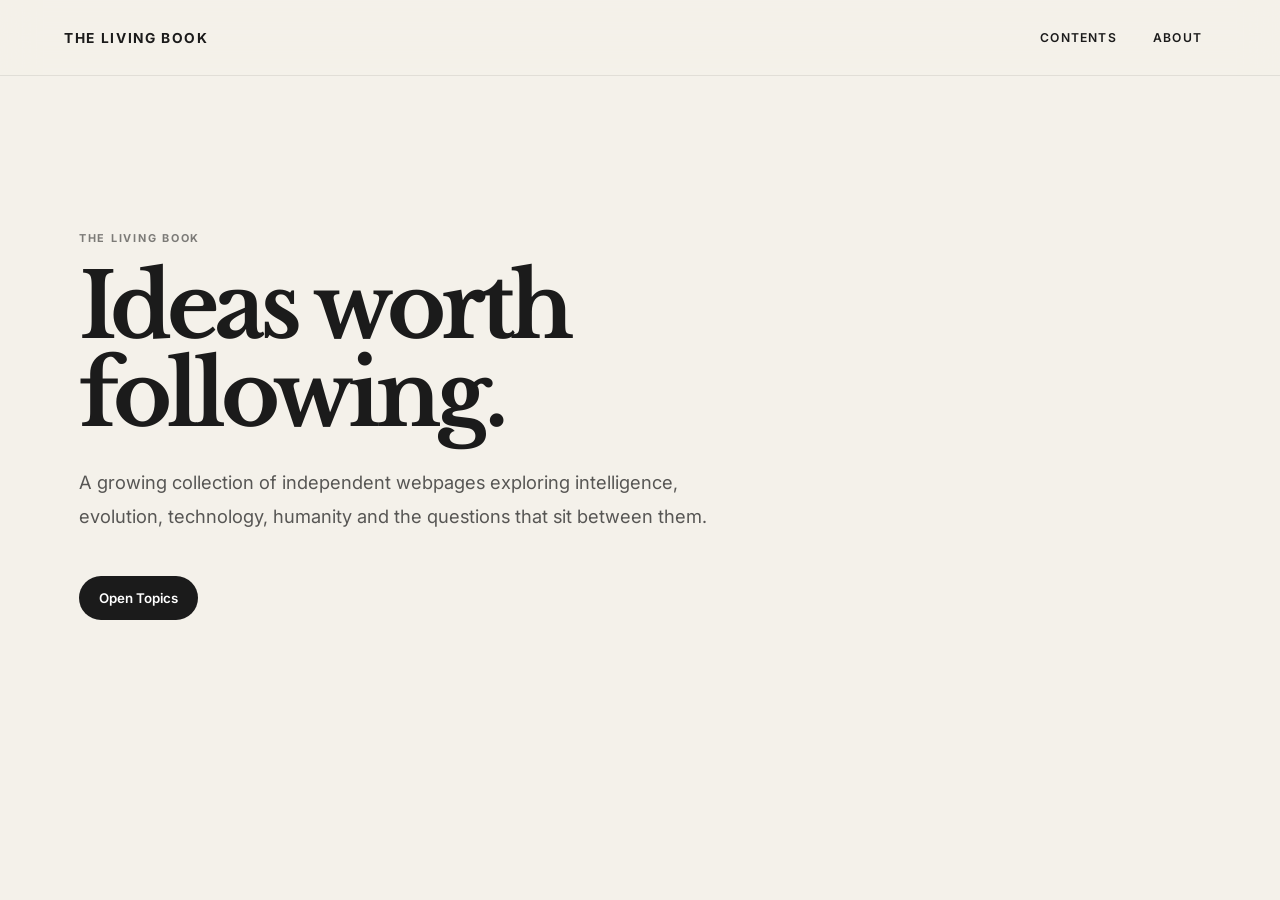
<file: index.html>
<!doctype html>
<html lang="en">
<head>
  <meta charset="utf-8">
  <meta name="viewport" content="width=device-width, initial-scale=1">
  <meta name="description" content="The Living Book — a growing collection of independent ideas and long-form explorations.">
  <title>The Living Book</title>
  <link rel="preconnect" href="https://fonts.googleapis.com">
  <link rel="preconnect" href="https://fonts.gstatic.com" crossorigin>
  <link href="https://fonts.googleapis.com/css2?family=Inter:wght@400;500;600;700&family=Libre+Baskerville:wght@400;700&display=swap" rel="stylesheet">
  <link rel="stylesheet" href="style.css">
</head>
<body>
  <header class="topbar">
    <a class="brand" href="index.html">THE LIVING BOOK</a>
    <nav>
      <button id="contentsBtn" class="nav-btn">CONTENTS</button>
      <a class="nav-btn" href="about.html">ABOUT</a>
    </nav>
  </header>

  <main class="home home-minimal">
    <section class="hero">
      <p class="eyebrow">THE LIVING BOOK</p>
      <h1>Ideas worth following.</h1>
      <p class="hero-copy">A growing collection of independent webpages exploring intelligence, evolution, technology, humanity and the questions that sit between them.</p>
      <button class="primary" id="openContents">Open Topics</button>
    </section>
  </main>

  <div class="contents-overlay" id="contentsOverlay" aria-hidden="true">
    <div class="contents-panel" role="dialog" aria-modal="true" aria-labelledby="contentsTitle">
      <div class="contents-head">
        <div>
          <p class="eyebrow">THE BOOK</p>
          <h2 id="contentsTitle">Topics</h2>
        </div>
        <button class="close-btn" id="closeContents" aria-label="Close topics">×</button>
      </div>
      <div class="contents-layout">
        <aside class="versions">
          <p class="label">TOPICS</p>
          <div id="versionList"></div>
        </aside>
        <section class="entries">
          <p class="label">WEBPAGES</p>
          <div id="pageList"></div>
        </section>
        <section class="preview">
          <p class="label">SELECTED WEBPAGE</p>
          <h3 id="previewTitle">—</h3>
          <p id="previewText">Select a webpage to see its topics.</p>
          <div class="preview-topics" id="previewTopics"></div>
          <button class="primary small" id="previewOpen">Open webpage</button>
        </section>
      </div>
    </div>
  </div>

  <script src="site-data.js"></script>
  <script src="script.js"></script>
</body>
</html>
</file>
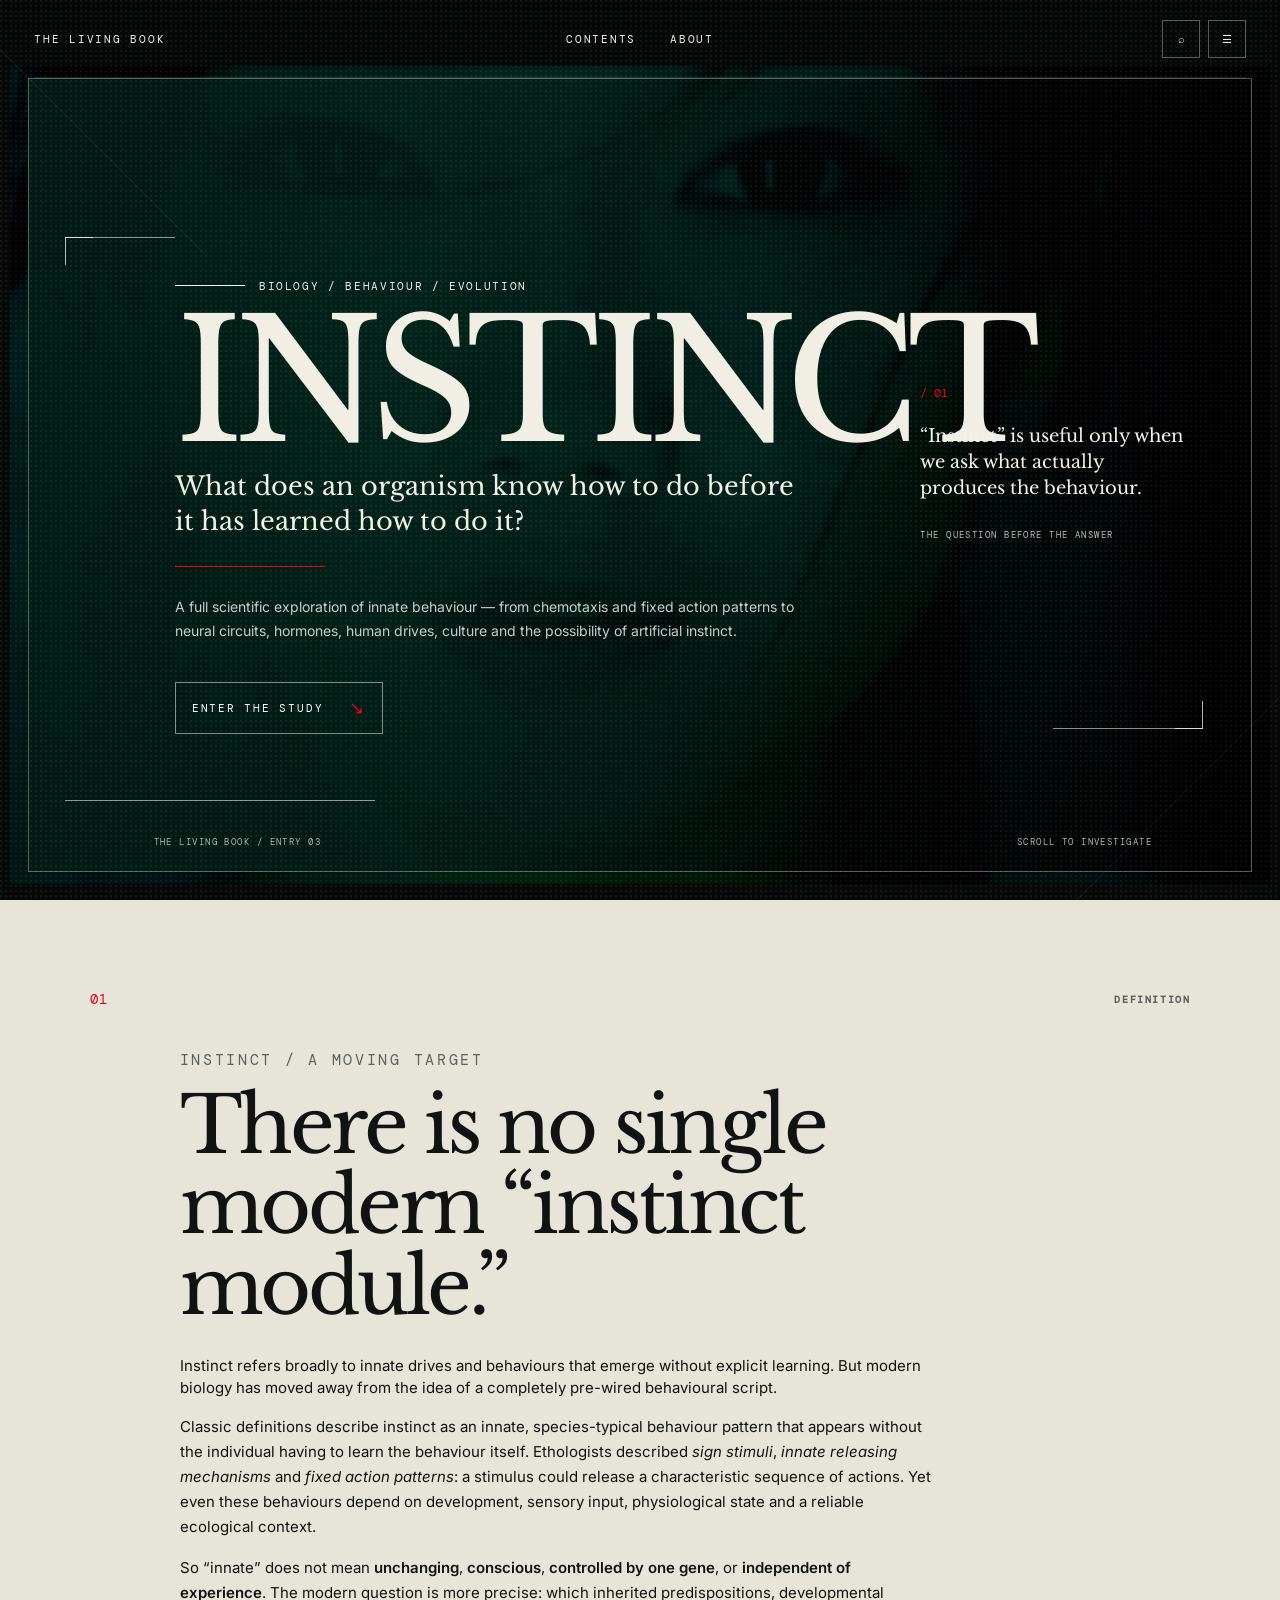
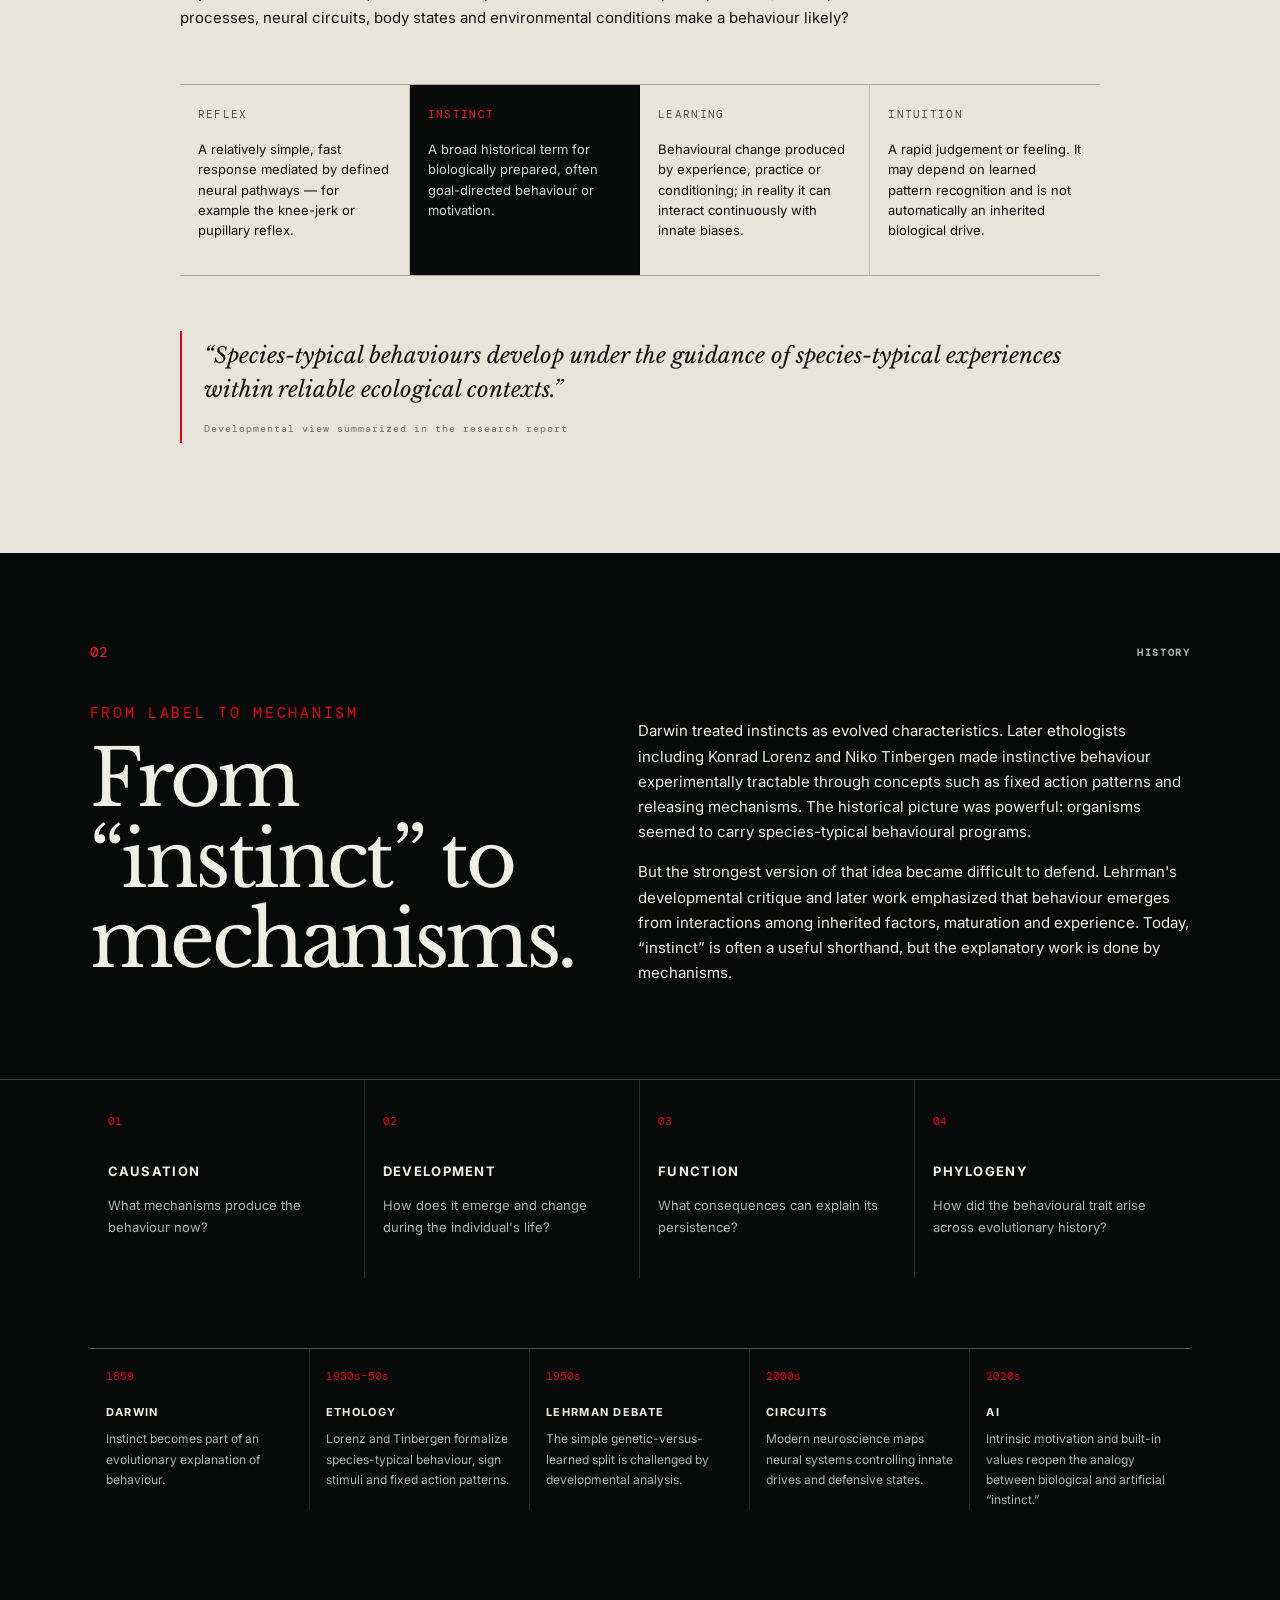
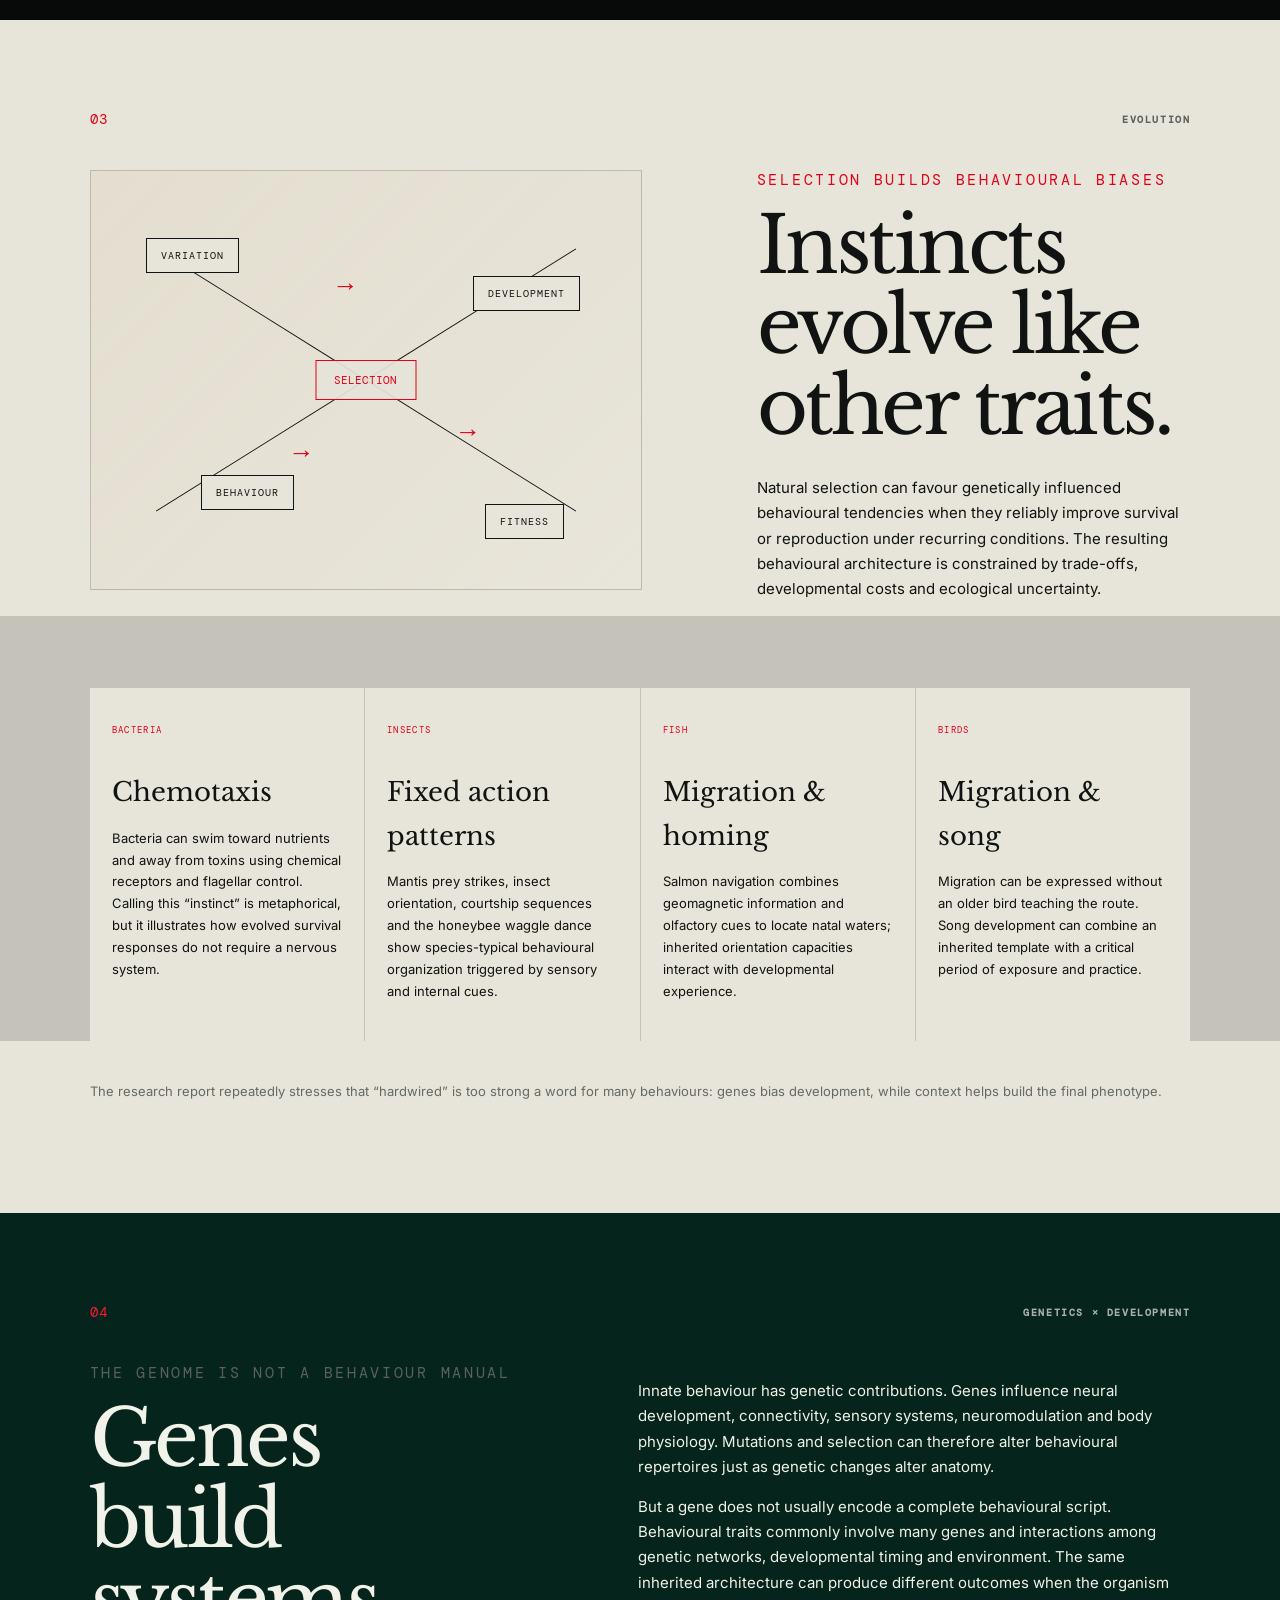
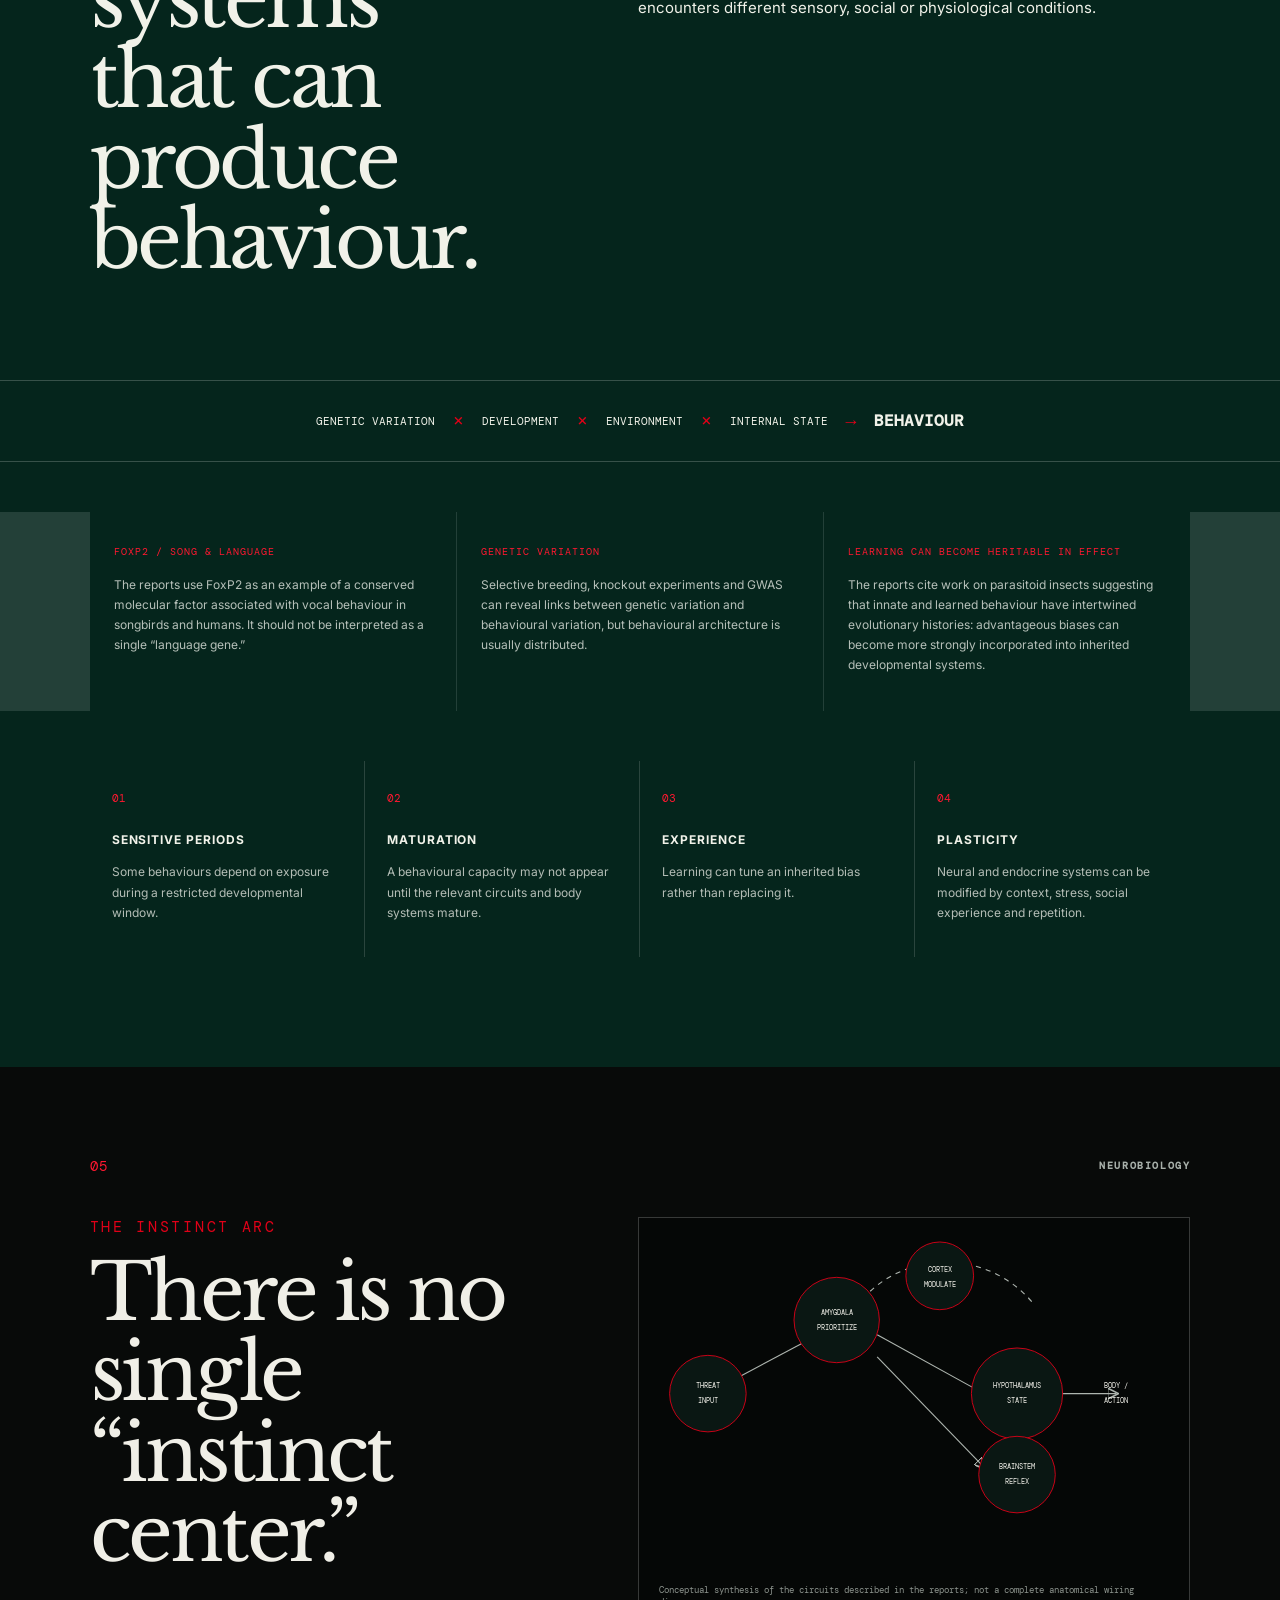
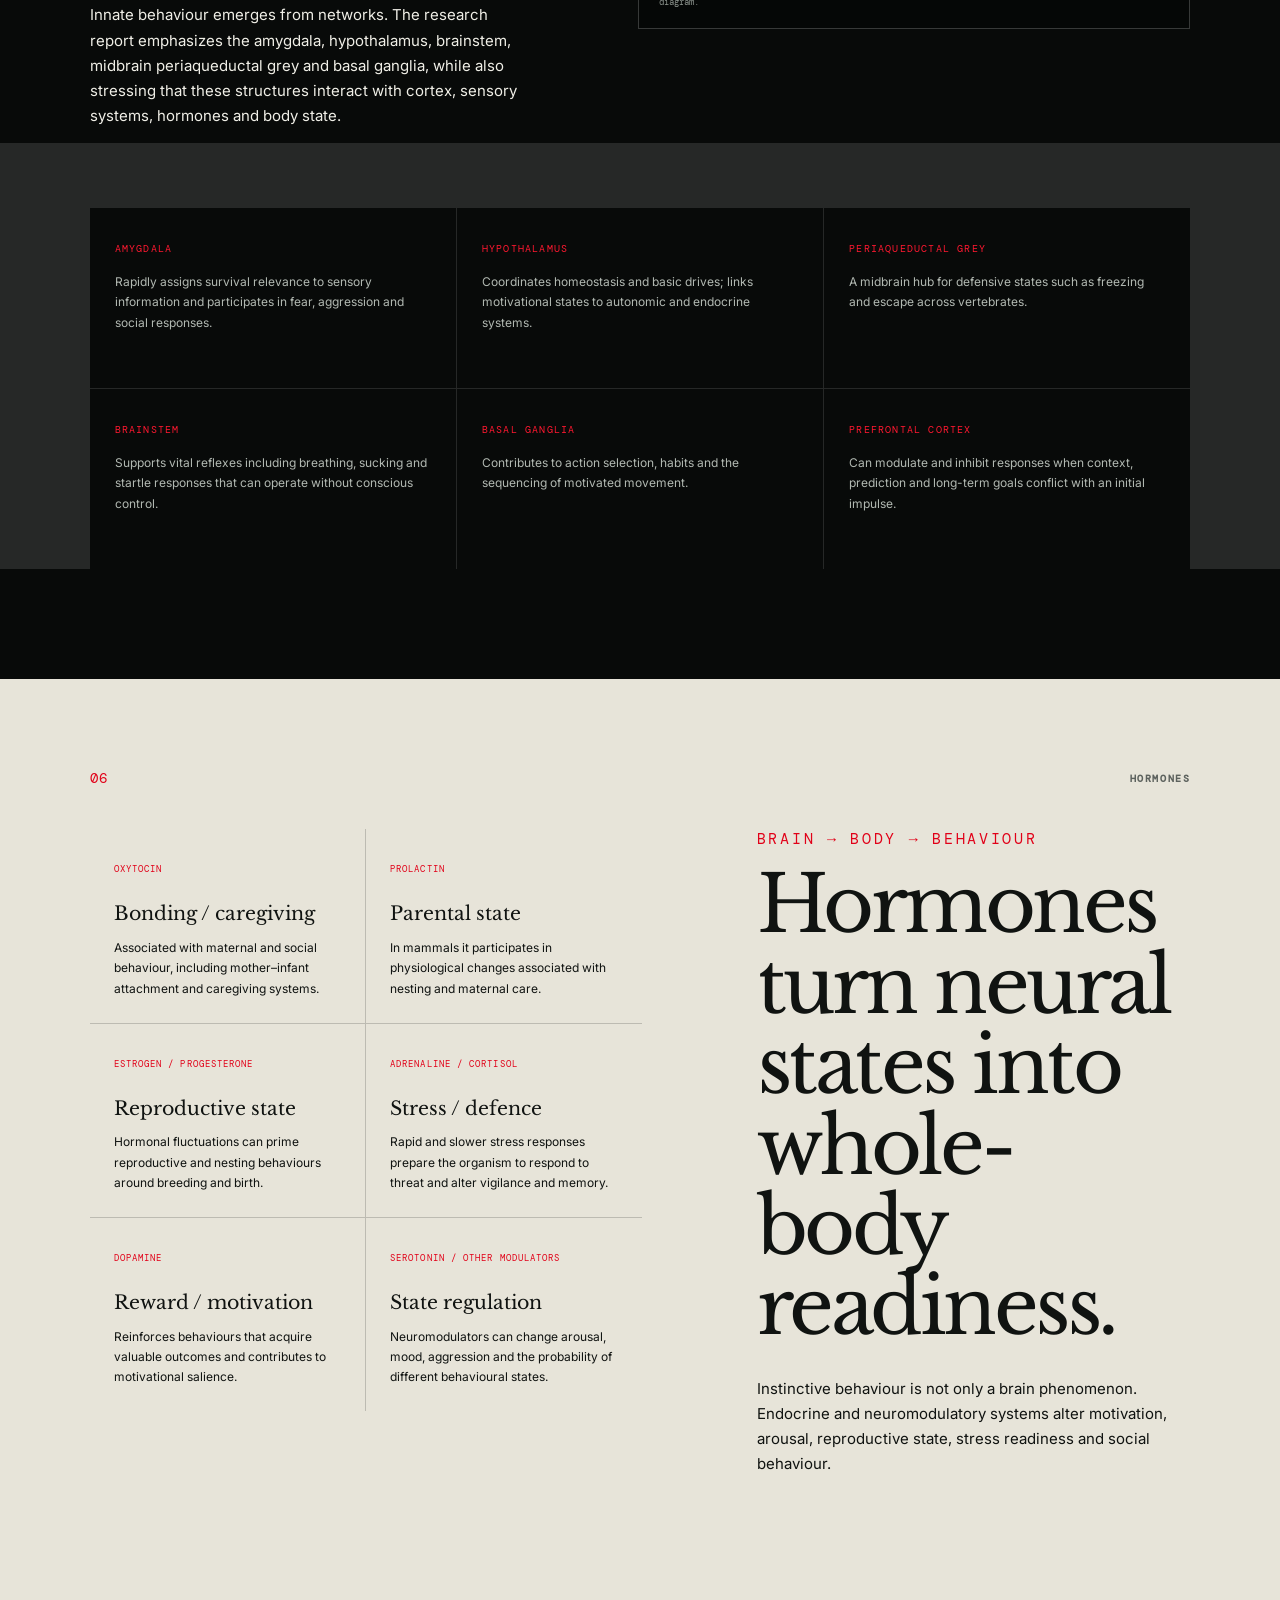
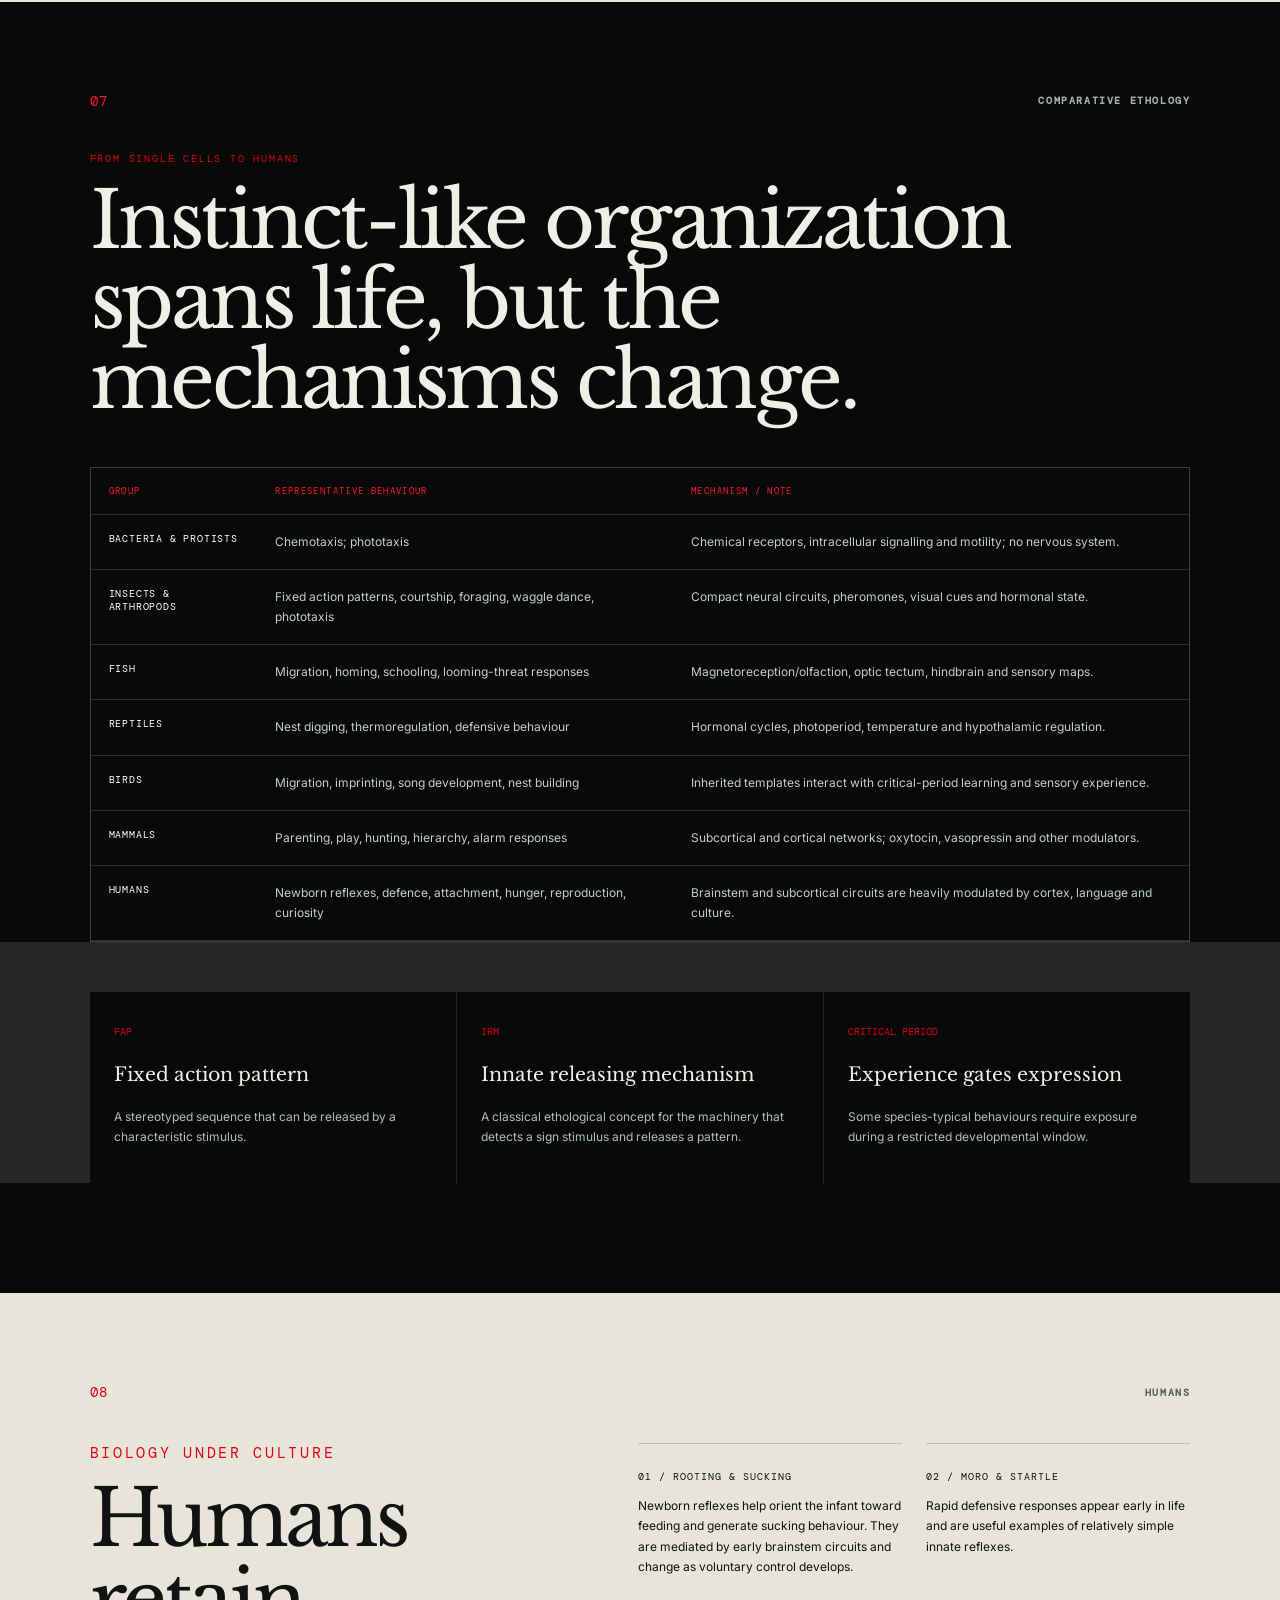
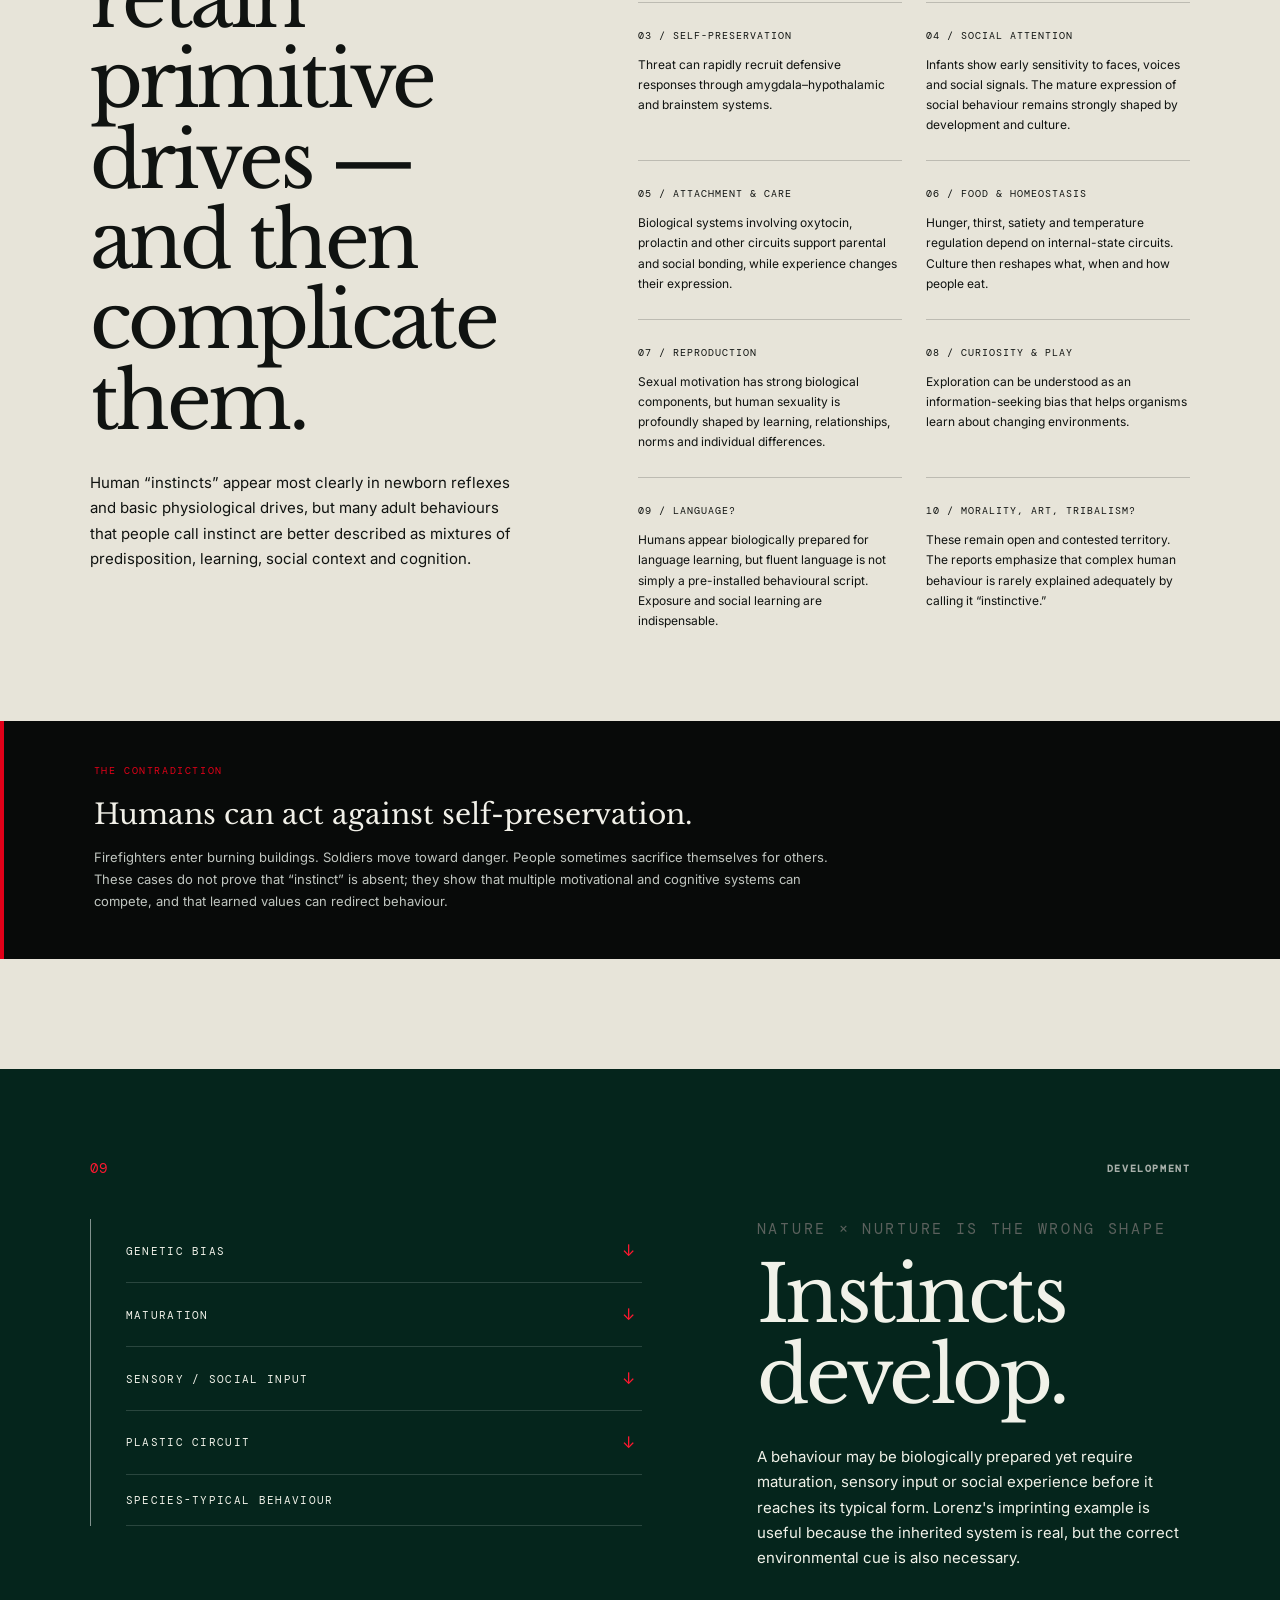
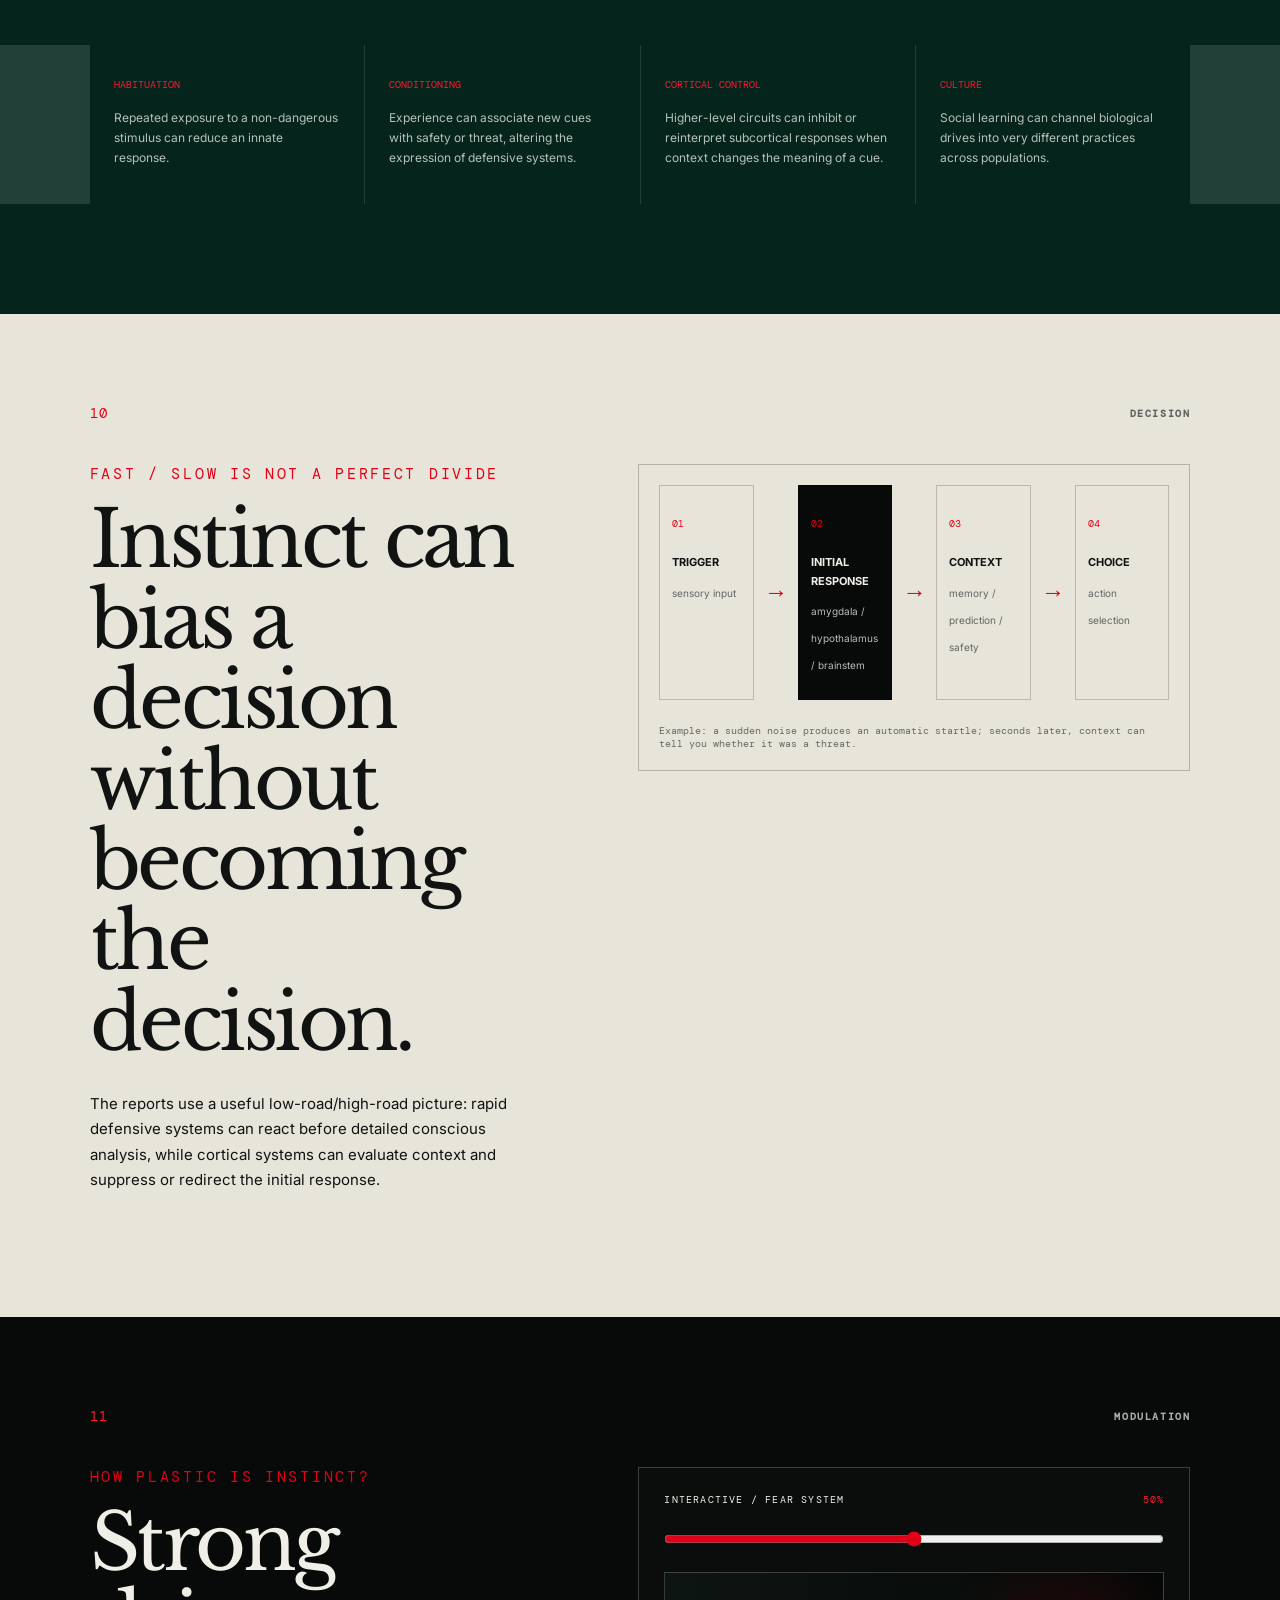
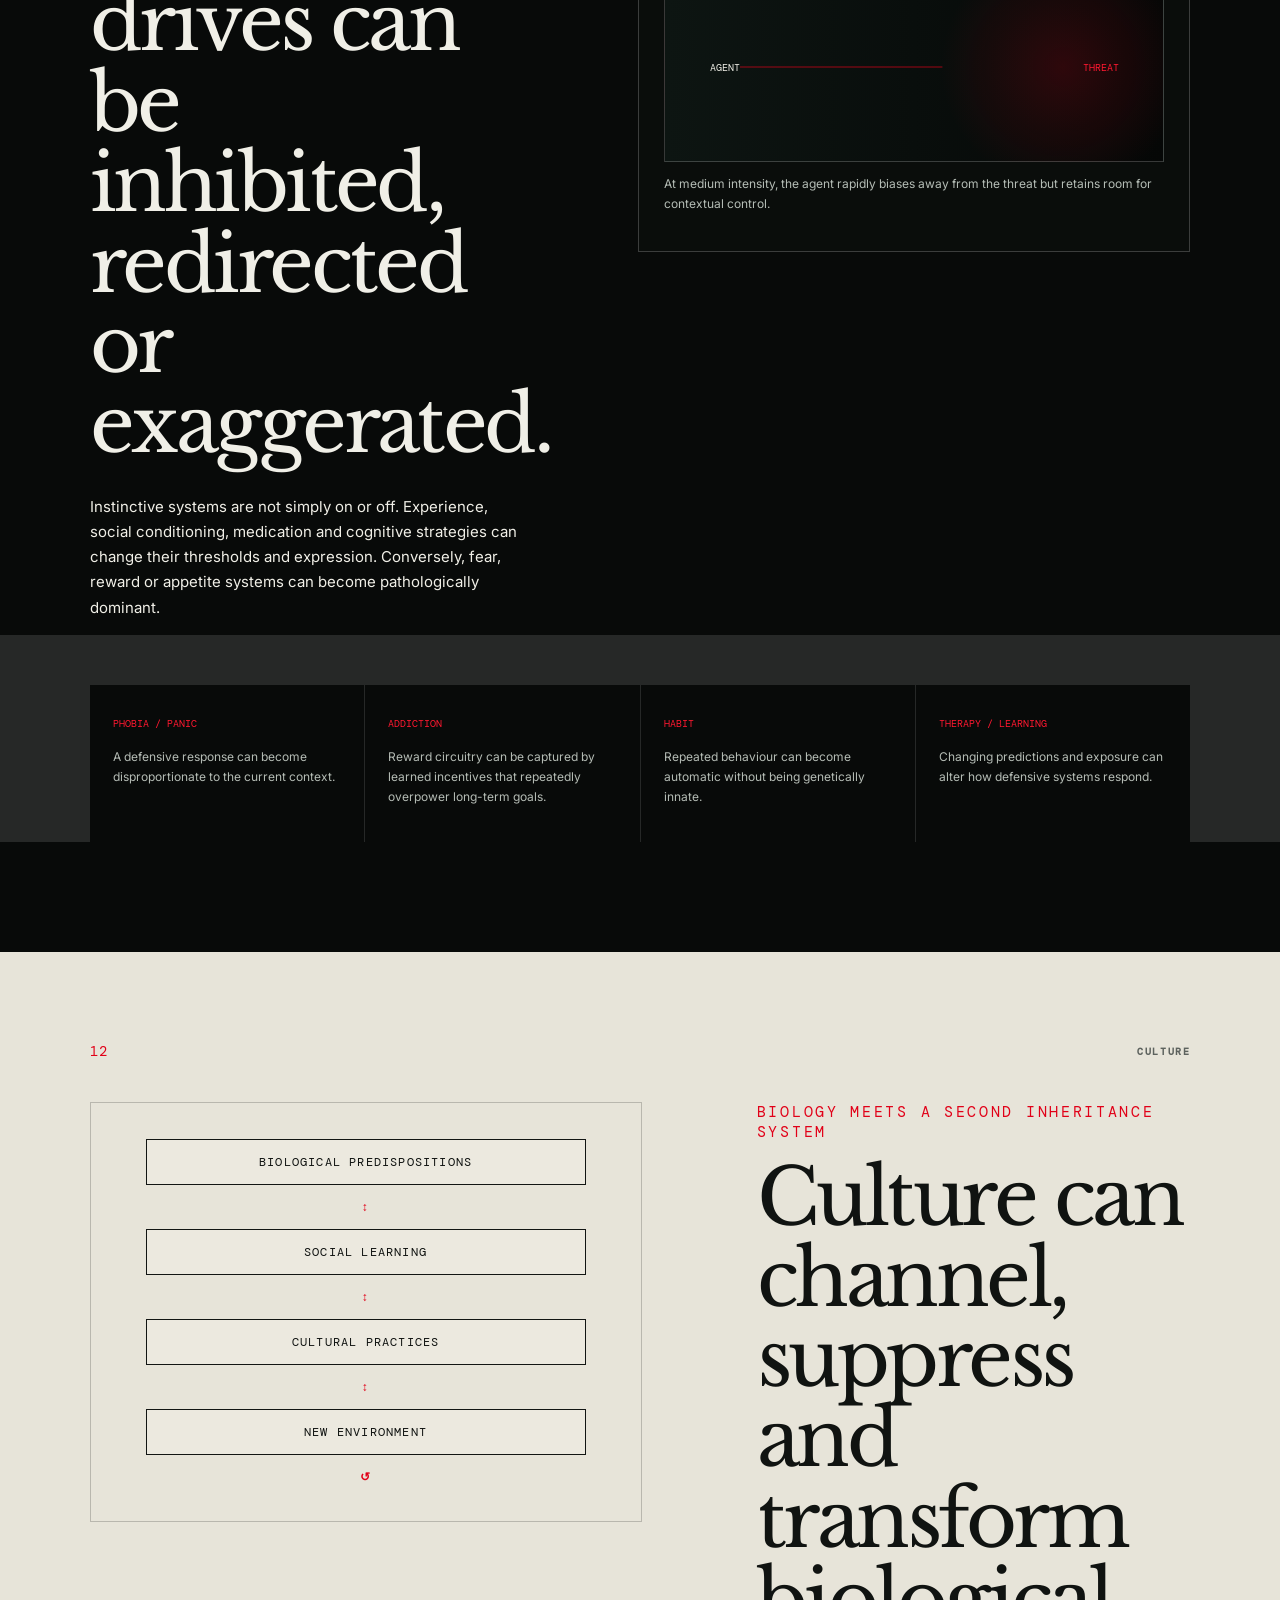
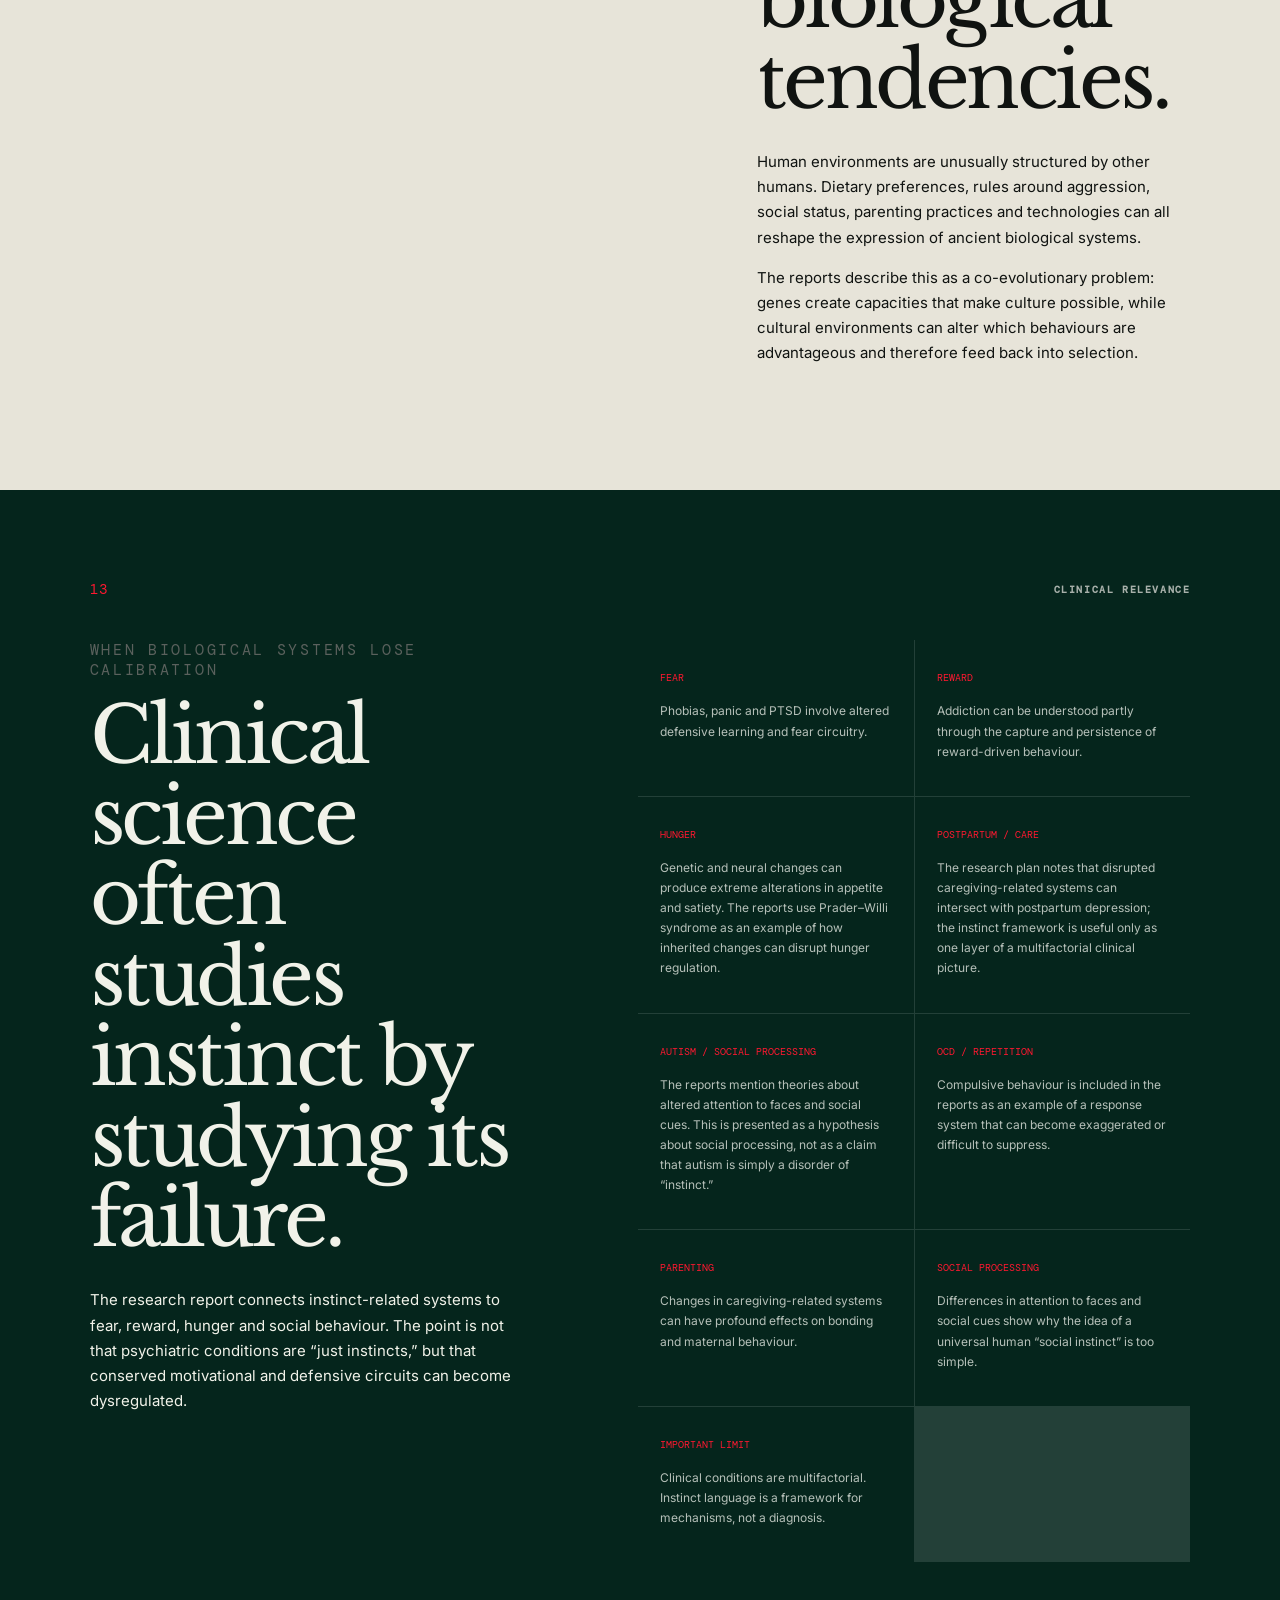
<file: pages/instinct/index.html>
<!doctype html>
<html lang="en-US">
<head>
  <meta charset="utf-8">
  <meta name="viewport" content="width=device-width, initial-scale=1">
  <meta name="theme-color" content="#061310">
  <title>INSTINCT — The Living Book</title>
  <meta name="description" content="An encyclopedic study of instinct: definitions, evolution, genetics, neural circuitry, hormones, comparative ethology, human behaviour, culture, clinical relevance, experimental methods and artificial instinct.">
  <meta name="keywords" content="instinct, innate behavior, ethology, evolution, neuroscience, neural circuits, human instincts, AI, intrinsic motivation">
  <link rel="preconnect" href="https://fonts.googleapis.com">
  <link rel="preconnect" href="https://fonts.gstatic.com" crossorigin>
  <link href="https://fonts.googleapis.com/css2?family=DM+Mono:wght@400;500&family=Inter:wght@400;500;600&family=Libre+Baskerville:wght@400;700&display=swap" rel="stylesheet">
  <link rel="stylesheet" href="style.css">
</head>
<body>
  <div class="site-frame" aria-hidden="true"><span class="frame-x x1"></span><span class="frame-x x2"></span></div>

  <header class="topbar">
    <a class="brand" href="../../index.html" aria-label="The Living Book home">THE LIVING BOOK</a>
    <nav aria-label="Main navigation">
      <a href="../../index.html">CONTENTS</a>
      <a href="../../about.html">ABOUT</a>
    </nav>
    <div class="top-tools">
      <button id="searchBtn" type="button" aria-label="Search this page">⌕</button>
      <button id="indexBtn" type="button" aria-label="Open page index">☰</button>
    </div>
  </header>

  <div class="progress"><span id="progressBar"></span></div>

  <aside id="indexDrawer" class="drawer" aria-hidden="true">
    <div class="drawer-head"><span>INDEX / INSTINCT</span><button id="closeDrawer" type="button" aria-label="Close index">×</button></div>
    <label class="searchbox"><span>SEARCH</span><input id="searchInput" type="search" placeholder="fear, evolution, AI…" autocomplete="off"></label>
    <div id="searchStatus" class="search-status"></div>
    <div id="tocList" class="toc-list"></div>
  </aside>
  <div id="drawerShade" class="drawer-shade"></div>

  <main>
    <section class="hero" id="top">
      <div class="hero-image" role="img" aria-label="Dark green editorial portrait used as the visual motif for the Instinct entry"></div>
      <div class="hero-overlay"></div>
      <div class="hero-geometric" aria-hidden="true"><span class="line l1"></span><span class="line l2"></span><span class="line l3"></span><span class="corner c1"></span><span class="corner c2"></span></div>
      <div class="hero-copy">
        <div class="hero-kicker"><span></span><em>BIOLOGY / BEHAVIOUR / EVOLUTION</em></div>
        <h1>INSTINCT</h1>
        <p class="hero-sub">What does an organism know how to do before it has learned how to do it?</p>
        <div class="hero-rule"></div>
        <p class="hero-intro">A full scientific exploration of innate behaviour — from chemotaxis and fixed action patterns to neural circuits, hormones, human drives, culture and the possibility of artificial instinct.</p>
        <a class="hero-cta" href="#definition">ENTER THE STUDY <span>↘</span></a>
      </div>
      <div class="hero-quote"><span>/ 01</span><p>“Instinct” is useful only when we ask what actually produces the behaviour.</p><small>THE QUESTION BEFORE THE ANSWER</small></div>
      <div class="hero-footer"><span>THE LIVING BOOK / ENTRY 03</span><span>SCROLL TO INVESTIGATE</span></div>
    </section>

    <section class="manifesto intro-band" id="definition" data-title="Definition">
      <div class="section-meta"><span>01</span><b>DEFINITION</b></div>
      <div class="wide-copy">
        <p class="micro">INSTINCT / A MOVING TARGET</p>
        <h2>There is no single modern “instinct module.”</h2>
        <p class="lead">Instinct refers broadly to innate drives and behaviours that emerge without explicit learning. But modern biology has moved away from the idea of a completely pre-wired behavioural script.</p>
        <p>Classic definitions describe instinct as an innate, species-typical behaviour pattern that appears without the individual having to learn the behaviour itself. Ethologists described <em>sign stimuli</em>, <em>innate releasing mechanisms</em> and <em>fixed action patterns</em>: a stimulus could release a characteristic sequence of actions. Yet even these behaviours depend on development, sensory input, physiological state and a reliable ecological context.</p>
        <p>So “innate” does not mean <strong>unchanging</strong>, <strong>conscious</strong>, <strong>controlled by one gene</strong>, or <strong>independent of experience</strong>. The modern question is more precise: which inherited predispositions, developmental processes, neural circuits, body states and environmental conditions make a behaviour likely?</p>
        <div class="definition-grid">
          <article><b>REFLEX</b><span>A relatively simple, fast response mediated by defined neural pathways — for example the knee-jerk or pupillary reflex.</span></article>
          <article class="accent-card"><b>INSTINCT</b><span>A broad historical term for biologically prepared, often goal-directed behaviour or motivation.</span></article>
          <article><b>LEARNING</b><span>Behavioural change produced by experience, practice or conditioning; in reality it can interact continuously with innate biases.</span></article>
          <article><b>INTUITION</b><span>A rapid judgement or feeling. It may depend on learned pattern recognition and is not automatically an inherited biological drive.</span></article>
        </div>
        <blockquote>“Species-typical behaviours develop under the guidance of species-typical experiences within reliable ecological contexts.”<cite>Developmental view summarized in the research report</cite></blockquote>
      </div>
    </section>

    <section class="dark-section" id="history" data-title="History of the idea">
      <div class="section-meta light"><span>02</span><b>HISTORY</b></div>
      <div class="content-grid">
        <div><p class="micro red">FROM LABEL TO MECHANISM</p><h2>From “instinct” to mechanisms.</h2></div>
        <div><p>Darwin treated instincts as evolved characteristics. Later ethologists including Konrad Lorenz and Niko Tinbergen made instinctive behaviour experimentally tractable through concepts such as fixed action patterns and releasing mechanisms. The historical picture was powerful: organisms seemed to carry species-typical behavioural programs.</p><p>But the strongest version of that idea became difficult to defend. Lehrman's developmental critique and later work emphasized that behaviour emerges from interactions among inherited factors, maturation and experience. Today, “instinct” is often a useful shorthand, but the explanatory work is done by mechanisms.</p></div>
      </div>
      <div class="four-questions">
        <article><span>01</span><b>CAUSATION</b><p>What mechanisms produce the behaviour now?</p></article>
        <article><span>02</span><b>DEVELOPMENT</b><p>How does it emerge and change during the individual's life?</p></article>
        <article><span>03</span><b>FUNCTION</b><p>What consequences can explain its persistence?</p></article>
        <article><span>04</span><b>PHYLOGENY</b><p>How did the behavioural trait arise across evolutionary history?</p></article>
      </div>
      <div class="timeline-history" aria-label="Timeline of instinct research">
        <div><time>1859</time><b>DARWIN</b><span>Instinct becomes part of an evolutionary explanation of behaviour.</span></div>
        <div><time>1930s–50s</time><b>ETHOLOGY</b><span>Lorenz and Tinbergen formalize species-typical behaviour, sign stimuli and fixed action patterns.</span></div>
        <div><time>1950s</time><b>LEHRMAN DEBATE</b><span>The simple genetic-versus-learned split is challenged by developmental analysis.</span></div>
        <div><time>2000s</time><b>CIRCUITS</b><span>Modern neuroscience maps neural systems controlling innate drives and defensive states.</span></div>
        <div><time>2020s</time><b>AI</b><span>Intrinsic motivation and built-in values reopen the analogy between biological and artificial “instinct.”</span></div>
      </div>
    </section>

    <section class="light-section" id="evolution" data-title="Evolutionary origins">
      <div class="section-meta"><span>03</span><b>EVOLUTION</b></div>
      <div class="content-grid reverse">
        <div><p class="micro red">SELECTION BUILDS BEHAVIOURAL BIASES</p><h2>Instincts evolve like other traits.</h2><p>Natural selection can favour genetically influenced behavioural tendencies when they reliably improve survival or reproduction under recurring conditions. The resulting behavioural architecture is constrained by trade-offs, developmental costs and ecological uncertainty.</p></div>
        <div class="evolution-visual" aria-label="Conceptual diagram of behavioural evolution"><span class="ev-node n-a">VARIATION</span><span class="ev-node n-b">DEVELOPMENT</span><span class="ev-node n-c">BEHAVIOUR</span><span class="ev-node n-d">FITNESS</span><span class="ev-arrow a1">→</span><span class="ev-arrow a2">→</span><span class="ev-arrow a3">→</span><span class="ev-loop">SELECTION</span></div>
      </div>
      <div class="case-strip">
        <article><small>BACTERIA</small><h3>Chemotaxis</h3><p>Bacteria can swim toward nutrients and away from toxins using chemical receptors and flagellar control. Calling this “instinct” is metaphorical, but it illustrates how evolved survival responses do not require a nervous system.</p></article>
        <article><small>INSECTS</small><h3>Fixed action patterns</h3><p>Mantis prey strikes, insect orientation, courtship sequences and the honeybee waggle dance show species-typical behavioural organization triggered by sensory and internal cues.</p></article>
        <article><small>FISH</small><h3>Migration & homing</h3><p>Salmon navigation combines geomagnetic information and olfactory cues to locate natal waters; inherited orientation capacities interact with developmental experience.</p></article>
        <article><small>BIRDS</small><h3>Migration & song</h3><p>Migration can be expressed without an older bird teaching the route. Song development can combine an inherited template with a critical period of exposure and practice.</p></article>
      </div>
      <p class="source-note">The research report repeatedly stresses that “hardwired” is too strong a word for many behaviours: genes bias development, while context helps build the final phenotype.</p>
    </section>

    <section class="green-section" id="genetics" data-title="Genetics & development">
      <div class="section-meta light"><span>04</span><b>GENETICS × DEVELOPMENT</b></div>
      <div class="content-grid">
        <div><p class="micro">THE GENOME IS NOT A BEHAVIOUR MANUAL</p><h2>Genes build systems that can produce behaviour.</h2></div>
        <div><p>Innate behaviour has genetic contributions. Genes influence neural development, connectivity, sensory systems, neuromodulation and body physiology. Mutations and selection can therefore alter behavioural repertoires just as genetic changes alter anatomy.</p><p>But a gene does not usually encode a complete behavioural script. Behavioural traits commonly involve many genes and interactions among genetic networks, developmental timing and environment. The same inherited architecture can produce different outcomes when the organism encounters different sensory, social or physiological conditions.</p></div>
      </div>
      <div class="formula"><span>GENETIC VARIATION</span><i>×</i><span>DEVELOPMENT</span><i>×</i><span>ENVIRONMENT</span><i>×</i><span>INTERNAL STATE</span><b>→</b><strong>BEHAVIOUR</strong></div>
      <div class="gene-examples"><article><b>FOXP2 / SONG & LANGUAGE</b><p>The reports use FoxP2 as an example of a conserved molecular factor associated with vocal behaviour in songbirds and humans. It should not be interpreted as a single “language gene.”</p></article><article><b>GENETIC VARIATION</b><p>Selective breeding, knockout experiments and GWAS can reveal links between genetic variation and behavioural variation, but behavioural architecture is usually distributed.</p></article><article><b>LEARNING CAN BECOME HERITABLE IN EFFECT</b><p>The reports cite work on parasitoid insects suggesting that innate and learned behaviour have intertwined evolutionary histories: advantageous biases can become more strongly incorporated into inherited developmental systems.</p></article></div><div class="development-grid">
        <article><span>01</span><b>SENSITIVE PERIODS</b><p>Some behaviours depend on exposure during a restricted developmental window.</p></article>
        <article><span>02</span><b>MATURATION</b><p>A behavioural capacity may not appear until the relevant circuits and body systems mature.</p></article>
        <article><span>03</span><b>EXPERIENCE</b><p>Learning can tune an inherited bias rather than replacing it.</p></article>
        <article><span>04</span><b>PLASTICITY</b><p>Neural and endocrine systems can be modified by context, stress, social experience and repetition.</p></article>
      </div>
    </section>

    <section class="dark-section" id="neurobiology" data-title="Neural circuitry">
      <div class="section-meta light"><span>05</span><b>NEUROBIOLOGY</b></div>
      <div class="content-grid">
        <div><p class="micro red">THE INSTINCT ARC</p><h2>There is no single “instinct center.”</h2><p>Innate behaviour emerges from networks. The research report emphasizes the amygdala, hypothalamus, brainstem, midbrain periaqueductal grey and basal ganglia, while also stressing that these structures interact with cortex, sensory systems, hormones and body state.</p></div>
        <div class="brain-diagram" aria-label="Simplified neural circuit diagram">
          <svg viewBox="0 0 720 470" role="img" aria-label="Threat stimulus connects to amygdala, hypothalamus, brainstem and autonomic output, while cortex can inhibit the amygdala">
            <defs><marker id="arrow" markerWidth="10" markerHeight="10" refX="8" refY="5" orient="auto"><path d="M0,0 L10,5 L0,10 z" fill="#d90b20"/></marker></defs>
            <path d="M80 225 L230 145" marker-end="url(#arrow)"/><path d="M310 145 L455 225" marker-end="url(#arrow)"/><path d="M310 175 L455 325" marker-end="url(#arrow)"/><path d="M500 225 L635 225" marker-end="url(#arrow)"/><path d="M520 100 C450 20 330 35 280 110" stroke-dasharray="7 7" marker-end="url(#arrow)"/>
            <circle cx="80" cy="225" r="52"/><circle cx="255" cy="125" r="58"/><circle cx="500" cy="225" r="62"/><circle cx="500" cy="335" r="52"/><circle cx="395" cy="65" r="46"/>
            <text x="80" y="218">THREAT</text><text x="80" y="238">INPUT</text><text x="255" y="118">AMYGDALA</text><text x="255" y="138">PRIORITIZE</text><text x="500" y="218">HYPOTHALAMUS</text><text x="500" y="238">STATE</text><text x="500" y="328">BRAINSTEM</text><text x="500" y="348">REFLEX</text><text x="395" y="60">CORTEX</text><text x="395" y="80">MODULATE</text><text x="635" y="218">BODY /</text><text x="635" y="238">ACTION</text>
          </svg>
          <p class="diagram-note">Conceptual synthesis of the circuits described in the reports; not a complete anatomical wiring diagram.</p>
        </div>
      </div>
      <div class="brain-cards">
        <article><b>AMYGDALA</b><p>Rapidly assigns survival relevance to sensory information and participates in fear, aggression and social responses.</p></article>
        <article><b>HYPOTHALAMUS</b><p>Coordinates homeostasis and basic drives; links motivational states to autonomic and endocrine systems.</p></article>
        <article><b>PERIAQUEDUCTAL GREY</b><p>A midbrain hub for defensive states such as freezing and escape across vertebrates.</p></article>
        <article><b>BRAINSTEM</b><p>Supports vital reflexes including breathing, sucking and startle responses that can operate without conscious control.</p></article>
        <article><b>BASAL GANGLIA</b><p>Contributes to action selection, habits and the sequencing of motivated movement.</p></article>
        <article><b>PREFRONTAL CORTEX</b><p>Can modulate and inhibit responses when context, prediction and long-term goals conflict with an initial impulse.</p></article>
      </div>
    </section>

    <section class="light-section" id="hormones" data-title="Hormones & neurochemistry">
      <div class="section-meta"><span>06</span><b>HORMONES</b></div>
      <div class="content-grid reverse">
        <div><p class="micro red">BRAIN → BODY → BEHAVIOUR</p><h2>Hormones turn neural states into whole-body readiness.</h2><p>Instinctive behaviour is not only a brain phenomenon. Endocrine and neuromodulatory systems alter motivation, arousal, reproductive state, stress readiness and social behaviour.</p></div>
        <div class="hormone-stack">
          <article><span>OXYTOCIN</span><b>Bonding / caregiving</b><p>Associated with maternal and social behaviour, including mother–infant attachment and caregiving systems.</p></article>
          <article><span>PROLACTIN</span><b>Parental state</b><p>In mammals it participates in physiological changes associated with nesting and maternal care.</p></article>
          <article><span>ESTROGEN / PROGESTERONE</span><b>Reproductive state</b><p>Hormonal fluctuations can prime reproductive and nesting behaviours around breeding and birth.</p></article>
          <article><span>ADRENALINE / CORTISOL</span><b>Stress / defence</b><p>Rapid and slower stress responses prepare the organism to respond to threat and alter vigilance and memory.</p></article>
          <article><span>DOPAMINE</span><b>Reward / motivation</b><p>Reinforces behaviours that acquire valuable outcomes and contributes to motivational salience.</p></article>
          <article><span>SEROTONIN / OTHER MODULATORS</span><b>State regulation</b><p>Neuromodulators can change arousal, mood, aggression and the probability of different behavioural states.</p></article>
        </div>
      </div>
    </section>

    <section class="dark-section" id="comparative" data-title="Across species">
      <div class="section-meta light"><span>07</span><b>COMPARATIVE ETHOLOGY</b></div>
      <div class="wide-content"><p class="micro red">FROM SINGLE CELLS TO HUMANS</p><h2>Instinct-like organization spans life, but the mechanisms change.</h2><div class="table-wrap"><table><thead><tr><th>GROUP</th><th>REPRESENTATIVE BEHAVIOUR</th><th>MECHANISM / NOTE</th></tr></thead><tbody>
        <tr><td>BACTERIA & PROTISTS</td><td>Chemotaxis; phototaxis</td><td>Chemical receptors, intracellular signalling and motility; no nervous system.</td></tr>
        <tr><td>INSECTS & ARTHROPODS</td><td>Fixed action patterns, courtship, foraging, waggle dance, phototaxis</td><td>Compact neural circuits, pheromones, visual cues and hormonal state.</td></tr>
        <tr><td>FISH</td><td>Migration, homing, schooling, looming-threat responses</td><td>Magnetoreception/olfaction, optic tectum, hindbrain and sensory maps.</td></tr>
        <tr><td>REPTILES</td><td>Nest digging, thermoregulation, defensive behaviour</td><td>Hormonal cycles, photoperiod, temperature and hypothalamic regulation.</td></tr>
        <tr><td>BIRDS</td><td>Migration, imprinting, song development, nest building</td><td>Inherited templates interact with critical-period learning and sensory experience.</td></tr>
        <tr><td>MAMMALS</td><td>Parenting, play, hunting, hierarchy, alarm responses</td><td>Subcortical and cortical networks; oxytocin, vasopressin and other modulators.</td></tr>
        <tr><td>HUMANS</td><td>Newborn reflexes, defence, attachment, hunger, reproduction, curiosity</td><td>Brainstem and subcortical circuits are heavily modulated by cortex, language and culture.</td></tr>
      </tbody></table></div></div>
      <div class="ethology-notes"><article><span>FAP</span><b>Fixed action pattern</b><p>A stereotyped sequence that can be released by a characteristic stimulus.</p></article><article><span>IRM</span><b>Innate releasing mechanism</b><p>A classical ethological concept for the machinery that detects a sign stimulus and releases a pattern.</p></article><article><span>CRITICAL PERIOD</span><b>Experience gates expression</b><p>Some species-typical behaviours require exposure during a restricted developmental window.</p></article></div>
    </section>

    <section class="light-section" id="human" data-title="Human instincts">
      <div class="section-meta"><span>08</span><b>HUMANS</b></div>
      <div class="content-grid">
        <div><p class="micro red">BIOLOGY UNDER CULTURE</p><h2>Humans retain primitive drives — and then complicate them.</h2><p>Human “instincts” appear most clearly in newborn reflexes and basic physiological drives, but many adult behaviours that people call instinct are better described as mixtures of predisposition, learning, social context and cognition.</p></div>
        <div class="human-list">
          <article><b>01 / ROOTING & SUCKING</b><p>Newborn reflexes help orient the infant toward feeding and generate sucking behaviour. They are mediated by early brainstem circuits and change as voluntary control develops.</p></article>
          <article><b>02 / MORO & STARTLE</b><p>Rapid defensive responses appear early in life and are useful examples of relatively simple innate reflexes.</p></article>
          <article><b>03 / SELF-PRESERVATION</b><p>Threat can rapidly recruit defensive responses through amygdala–hypothalamic and brainstem systems.</p></article>
          <article><b>04 / SOCIAL ATTENTION</b><p>Infants show early sensitivity to faces, voices and social signals. The mature expression of social behaviour remains strongly shaped by development and culture.</p></article>
          <article><b>05 / ATTACHMENT & CARE</b><p>Biological systems involving oxytocin, prolactin and other circuits support parental and social bonding, while experience changes their expression.</p></article>
          <article><b>06 / FOOD & HOMEOSTASIS</b><p>Hunger, thirst, satiety and temperature regulation depend on internal-state circuits. Culture then reshapes what, when and how people eat.</p></article>
          <article><b>07 / REPRODUCTION</b><p>Sexual motivation has strong biological components, but human sexuality is profoundly shaped by learning, relationships, norms and individual differences.</p></article>
          <article><b>08 / CURIOSITY & PLAY</b><p>Exploration can be understood as an information-seeking bias that helps organisms learn about changing environments.</p></article>
          <article><b>09 / LANGUAGE?</b><p>Humans appear biologically prepared for language learning, but fluent language is not simply a pre-installed behavioural script. Exposure and social learning are indispensable.</p></article>
          <article><b>10 / MORALITY, ART, TRIBALISM?</b><p>These remain open and contested territory. The reports emphasize that complex human behaviour is rarely explained adequately by calling it “instinctive.”</p></article>
        </div>
      </div>
      <div class="human-contradiction"><span>THE CONTRADICTION</span><strong>Humans can act against self-preservation.</strong><p>Firefighters enter burning buildings. Soldiers move toward danger. People sometimes sacrifice themselves for others. These cases do not prove that “instinct” is absent; they show that multiple motivational and cognitive systems can compete, and that learned values can redirect behaviour.</p></div>
    </section>

    <section class="green-section" id="development" data-title="Development & plasticity">
      <div class="section-meta light"><span>09</span><b>DEVELOPMENT</b></div>
      <div class="content-grid reverse"><div><p class="micro">NATURE × NURTURE IS THE WRONG SHAPE</p><h2>Instincts develop.</h2><p>A behaviour may be biologically prepared yet require maturation, sensory input or social experience before it reaches its typical form. Lorenz's imprinting example is useful because the inherited system is real, but the correct environmental cue is also necessary.</p></div><div class="development-path"><div><b>GENETIC BIAS</b><span>↓</span></div><div><b>MATURATION</b><span>↓</span></div><div><b>SENSORY / SOCIAL INPUT</b><span>↓</span></div><div><b>PLASTIC CIRCUIT</b><span>↓</span></div><div><b>SPECIES-TYPICAL BEHAVIOUR</b></div></div></div>
      <div class="plastic-grid"><article><b>HABITUATION</b><p>Repeated exposure to a non-dangerous stimulus can reduce an innate response.</p></article><article><b>CONDITIONING</b><p>Experience can associate new cues with safety or threat, altering the expression of defensive systems.</p></article><article><b>CORTICAL CONTROL</b><p>Higher-level circuits can inhibit or reinterpret subcortical responses when context changes the meaning of a cue.</p></article><article><b>CULTURE</b><p>Social learning can channel biological drives into very different practices across populations.</p></article></div>
    </section>

    <section class="light-section" id="decision" data-title="Instinct vs decision">
      <div class="section-meta"><span>10</span><b>DECISION</b></div>
      <div class="content-grid"><div><p class="micro red">FAST / SLOW IS NOT A PERFECT DIVIDE</p><h2>Instinct can bias a decision without becoming the decision.</h2><p>The reports use a useful low-road/high-road picture: rapid defensive systems can react before detailed conscious analysis, while cortical systems can evaluate context and suppress or redirect the initial response.</p></div><div class="decision-board"><div class="db-step"><span>01</span><b>TRIGGER</b><small>sensory input</small></div><div class="db-arrow">→</div><div class="db-step hot"><span>02</span><b>INITIAL RESPONSE</b><small>amygdala / hypothalamus / brainstem</small></div><div class="db-arrow">→</div><div class="db-step"><span>03</span><b>CONTEXT</b><small>memory / prediction / safety</small></div><div class="db-arrow">→</div><div class="db-step"><span>04</span><b>CHOICE</b><small>action selection</small></div><div class="db-caption">Example: a sudden noise produces an automatic startle; seconds later, context can tell you whether it was a threat.</div></div></div>
    </section>

    <section class="dark-section" id="override" data-title="Modulation & override">
      <div class="section-meta light"><span>11</span><b>MODULATION</b></div>
      <div class="content-grid"><div><p class="micro red">HOW PLASTIC IS INSTINCT?</p><h2>Strong drives can be inhibited, redirected or exaggerated.</h2><p>Instinctive systems are not simply on or off. Experience, social conditioning, medication and cognitive strategies can change their thresholds and expression. Conversely, fear, reward or appetite systems can become pathologically dominant.</p></div><div class="fear-demo"><div class="demo-top"><span>INTERACTIVE / FEAR SYSTEM</span><output id="fearValue">50%</output></div><input id="fearSlider" type="range" min="0" max="100" value="50" aria-label="Fear instinct intensity"><div class="fear-scene"><span class="predator">THREAT</span><span class="agent">AGENT</span><i id="fearLine"></i></div><p id="fearText">At medium intensity, the agent rapidly biases away from the threat but retains room for contextual control.</p></div></div>
      <div class="pathology"><article><b>PHOBIA / PANIC</b><p>A defensive response can become disproportionate to the current context.</p></article><article><b>ADDICTION</b><p>Reward circuitry can be captured by learned incentives that repeatedly overpower long-term goals.</p></article><article><b>HABIT</b><p>Repeated behaviour can become automatic without being genetically innate.</p></article><article><b>THERAPY / LEARNING</b><p>Changing predictions and exposure can alter how defensive systems respond.</p></article></div>
    </section>

    <section class="light-section" id="culture" data-title="Culture">
      <div class="section-meta"><span>12</span><b>CULTURE</b></div>
      <div class="content-grid reverse"><div><p class="micro red">BIOLOGY MEETS A SECOND INHERITANCE SYSTEM</p><h2>Culture can channel, suppress and transform biological tendencies.</h2><p>Human environments are unusually structured by other humans. Dietary preferences, rules around aggression, social status, parenting practices and technologies can all reshape the expression of ancient biological systems.</p><p>The reports describe this as a co-evolutionary problem: genes create capacities that make culture possible, while cultural environments can alter which behaviours are advantageous and therefore feed back into selection.</p></div><div class="culture-loop"><div>BIOLOGICAL PREDISPOSITIONS</div><b>↕</b><div>SOCIAL LEARNING</div><b>↕</b><div>CULTURAL PRACTICES</div><b>↕</b><div>NEW ENVIRONMENT</div><b>↺</b></div></div>
    </section>

    <section class="green-section" id="clinical" data-title="Clinical relevance">
      <div class="section-meta light"><span>13</span><b>CLINICAL RELEVANCE</b></div>
      <div class="content-grid"><div><p class="micro">WHEN BIOLOGICAL SYSTEMS LOSE CALIBRATION</p><h2>Clinical science often studies instinct by studying its failure.</h2><p>The research report connects instinct-related systems to fear, reward, hunger and social behaviour. The point is not that psychiatric conditions are “just instincts,” but that conserved motivational and defensive circuits can become dysregulated.</p></div><div class="clinical-grid"><article><b>FEAR</b><p>Phobias, panic and PTSD involve altered defensive learning and fear circuitry.</p></article><article><b>REWARD</b><p>Addiction can be understood partly through the capture and persistence of reward-driven behaviour.</p></article><article><b>HUNGER</b><p>Genetic and neural changes can produce extreme alterations in appetite and satiety. The reports use Prader–Willi syndrome as an example of how inherited changes can disrupt hunger regulation.</p></article><article><b>POSTPARTUM / CARE</b><p>The research plan notes that disrupted caregiving-related systems can intersect with postpartum depression; the instinct framework is useful only as one layer of a multifactorial clinical picture.</p></article><article><b>AUTISM / SOCIAL PROCESSING</b><p>The reports mention theories about altered attention to faces and social cues. This is presented as a hypothesis about social processing, not as a claim that autism is simply a disorder of “instinct.”</p></article><article><b>OCD / REPETITION</b><p>Compulsive behaviour is included in the reports as an example of a response system that can become exaggerated or difficult to suppress.</p></article><article><b>PARENTING</b><p>Changes in caregiving-related systems can have profound effects on bonding and maternal behaviour.</p></article><article><b>SOCIAL PROCESSING</b><p>Differences in attention to faces and social cues show why the idea of a universal human “social instinct” is too simple.</p></article><article><b>IMPORTANT LIMIT</b><p>Clinical conditions are multifactorial. Instinct language is a framework for mechanisms, not a diagnosis.</p></article></div></div>
    </section>

    <section class="dark-section" id="comparative-methods" data-title="Experimental methods">
      <div class="section-meta light"><span>14</span><b>METHODS</b></div>
      <div class="wide-content"><p class="micro red">HOW DO WE KNOW?</p><h2>Instinct is tested, not simply assumed.</h2><div class="methods-grid"><article><span>01</span><b>ETHOLOGY</b><p>Observe behaviour in natural or semi-natural settings and ask Tinbergen's four questions.</p></article><article><span>02</span><b>BEHAVIOURAL ASSAYS</b><p>Compare innate preferences, conditioned responses and fixed action patterns under controlled conditions.</p></article><article><span>03</span><b>LESION / INTERVENTION</b><p>Disrupt a circuit and test whether the behaviour changes. This can reveal necessity, but interpretation must be cautious.</p></article><article><span>04</span><b>OPTOGENETICS</b><p>Activate or inhibit defined neural populations to test causal roles in behaviour.</p></article><article><span>05</span><b>GENETICS</b><p>Knockouts, selective breeding and genetic association can connect variation in DNA to behavioural variation.</p></article><article><span>06</span><b>COMPARATIVE GENOMICS</b><p>Compare species with different behavioural repertoires to identify candidate genes and conserved architecture.</p></article><article><span>07</span><b>SELECTIVE BREEDING</b><p>The reports cite tame-fox experiments as an example of how selection can amplify or diminish behavioural tendencies.</p></article><article><span>08</span><b>EVOLVED LEARNING BIASES</b><p>Conditioning can reveal evolved constraints: the reports use Garcia's taste-aversion work as an example of unusually rapid learning about biologically relevant outcomes.</p></article><article><span>07</span><b>IMAGING</b><p>Brain imaging can reveal activity patterns during fear, hunger and social processing, especially in humans.</p></article><article><span>08</span><b>DEVELOPMENTAL STUDIES</b><p>Manipulate sensory experience and timing to determine which parts of a behaviour depend on maturation or learning.</p></article></div></div>
    </section>

    <section class="light-section" id="ai" data-title="Computational & AI models">
      <div class="section-meta"><span>15</span><b>AI / ARTIFICIAL INSTINCT</b></div>
      <div class="content-grid"><div><p class="micro red">FROM BIOLOGY TO AGENTS</p><h2>Can an artificial system have an instinct?</h2><p>AI research often approaches the problem through intrinsic motivation, built-in rewards, hard-coded heuristics and evolutionary optimization. These are analogies, not evidence that machines possess biological instincts.</p><p>An agent can begin life with a strong negative value for “being eaten,” a positive reward for energy acquisition, a curiosity bonus for novel states, or a rule to avoid obstacles. The deeper question is whether a system could evolve its own behavioural priors across generations.</p></div><div class="ai-lab">
          <div class="ai-lab-head"><span>ARTIFICIAL EVOLUTION LAB / CONCEPT</span><span id="agentScore">SURVIVAL 50</span></div>
          <div class="arena" id="arena"><span class="food">FOOD</span><span class="danger">PREDATOR</span><span class="agent-dot" id="agentDot"></span></div>
          <label>INSTINCT WEIGHT <output id="instinctWeight">50%</output><input id="instinctSlider" type="range" min="0" max="100" value="50"></label>
          <label>LEARNING WEIGHT <output id="learningWeight">50%</output><input id="learningSlider" type="range" min="0" max="100" value="50"></label>
          <p id="aiReadout">At equal weights, the agent balances inherited danger avoidance with experience-based adaptation.</p>
          <button id="runAgent" type="button" class="red-button">RUN AGENT</button>
        </div></div>
      <div class="ai-architecture"><div>LEVEL 1 / INSTINCT ONLY</div><b>→</b><div>LEVEL 2 / INSTINCT + INDIVIDUAL LEARNING</div><b>→</b><div>LEVEL 3 / OPEN-ENDED ADAPTATION</div></div><div class="ai-principles"><article><b>HARD-CODED DRIVE</b><p>Persistent heuristic or rule, analogous to a reflex-like constraint.</p></article><article><b>INTRINSIC MOTIVATION</b><p>Reward for novelty or information, loosely paralleling exploration and curiosity.</p></article><article><b>EMERGENT BEHAVIOUR</b><p>Complex patterns can appear from simple rules without being explicitly scripted.</p></article><article><b>EVOLUTIONARY AGENTS</b><p>Population-level selection can change behavioural policies across generations.</p></article><article><b>INNATE VALUES</b><p>The supplied reports describe “innate-values-driven” reinforcement learning, where an internal value system guides exploration rather than learning every priority from scratch.</p></article><article><b>UNGROUNDED ALIGNMENT</b><p>Another cited AI proposal explores embedding innate knowledge or abstract goals into adaptable systems so that some priorities remain stable while the agent learns.</p></article></div>
    </section>

    <section class="dark-section" id="philosophy" data-title="Philosophical distinctions">
      <div class="section-meta light"><span>16</span><b>PHILOSOPHY</b></div>
      <div class="content-grid"><div><p class="micro red">WHAT DOES “INSTINCT” MEAN?</p><h2>Terminology can hide the real scientific question.</h2></div><div><p><strong>Reflex</strong> is relatively simple and fast. <strong>Instinct</strong>, in the broad usage of this page, refers to biologically prepared drives and coordinated behaviours. <strong>Intuition</strong> usually refers to rapid judgement, often based on implicit knowledge. <strong>Decision-making</strong> involves integrating information and selecting actions under constraints.</p><p>The historical debate between Lorenz-style genetic emphasis and Lehrman-style developmental interaction is not best resolved by choosing one side. A modern synthesis treats inherited architecture and environmental development as parts of one causal system.</p></div></div>
      <div class="distinction-table"><div><span>REFLEX</span><b>Fast / local / stereotyped</b><p>Often spinal or brainstem-mediated.</p></div><div><span>INSTINCT</span><b>Prepared / motivated / organized</b><p>May involve many circuits and unfold over time.</p></div><div><span>INTUITION</span><b>Rapid / interpretive</b><p>Can emerge from experience and implicit memory.</p></div><div><span>INTELLIGENCE</span><b>Flexible / predictive / learned</b><p>Can reshape how other systems are expressed.</p></div></div>
    </section>

    <section class="light-section" id="open" data-title="Open questions">
      <div class="section-meta"><span>17</span><b>OPEN QUESTIONS</b></div>
      <div class="content-grid reverse"><div><p class="micro red">WHERE THE SCIENCE STOPS</p><h2>Several boundaries remain unresolved.</h2><p>The reports deliberately end with questions rather than pretending the concept is settled.</p></div><div class="question-list"><article><span>01</span><b>ARE ANY BEHAVIOURS 100% INNATE?</b><p>Nearly every complex behaviour appears to depend on some maturation, context or experience.</p></article><article><span>02</span><b>HOW DOES DNA BECOME A CIRCUIT?</b><p>Mapping the path from genetic regulation to a functional connectome remains a major problem.</p></article><article><span>03</span><b>WHERE DOES INSTINCT END?</b><p>Birdsong, language, morality and tool use occupy ambiguous territory between predisposition and learning.</p></article><article><span>04</span><b>CAN AI REALLY HAVE INSTINCTS?</b><p>Would an artificial drive count as an instinct if it was engineered rather than inherited?</p></article><article><span>05</span><b>CAN CULTURE OVERRIDE EVOLUTION?</b><p>Gene–culture coevolution asks how biological and cultural inheritance reshape one another.</p></article><article><span>06</span><b>DOES INTELLIGENCE GROW OUT OF INSTINCT?</b><p>Perhaps the most interesting possibility is that intelligence is not the opposite of instinct but a higher-order adaptation built on inherited machinery.</p></article></div></div>
    </section>

    <section class="dark-section final" id="conclusion" data-title="Conclusion">
      <div class="section-meta light"><span>18</span><b>CONCLUSION</b></div>
      <div class="final-copy"><p class="micro red">THE DEEPER IDEA</p><h2>Evolution does not need to choose between instinct and intelligence.</h2><p class="big">It can evolve systems in which inherited structure makes learning possible, learning reshapes the expression of inherited structure, and intelligence becomes another layer of adaptation.</p><div class="final-mark"><span>GENOME</span><i>×</i><span>DEVELOPMENT</span><i>×</i><span>WORLD</span><i>×</i><span>LEARNING</span><b>→</b><strong>BEHAVIOUR</strong></div><p>The scientific task is therefore not to ask whether a behaviour is “really instinctive.” It is to determine <em>which mechanisms, developmental processes, ecological pressures and evolutionary histories make the behaviour possible.</em></p></div>
    </section>

    <section class="references" id="references" data-title="References">
      <div class="section-meta"><span>19</span><b>REFERENCES</b></div>
      <div class="wide-content"><p class="micro red">RESEARCH FOUNDATION</p><h2>Key papers and sources used in the research reports.</h2>
        <div class="refs-grid">
          <article><b>Blumberg, M. S. (2017)</b><h3>Development evolving: the origins and meanings of instinct.</h3><p>WIREs Cognitive Science 8(1–2): e1371. DOI: 10.1002/wcs.1371.</p></article>
          <article><b>Bateson, P. & Laland, K. N. (2013)</b><h3>Tinbergen's four questions: an appreciation and an update.</h3><p>Trends in Ecology & Evolution.</p></article>
          <article><b>Williams, W. A. (2022)</b><h3>Innate Behaviors.</h3><p>Encyclopedia of Animal Cognition and Behavior, Springer, pp. 3445–3454.</p></article>
          <article><b>Ronacher, B. (2019)</b><h3>Innate releasing mechanisms and fixed action patterns.</h3><p>Journal of Comparative Physiology A. Review of classical ethological mechanisms and their modern interpretation.</p></article>
          <article><b>Xiao, W., Jiao, Z.-L., Senol, E. et al. (2022)</b><h3>Neural circuit control of innate behaviors.</h3><p>Science China Life Sciences 65(3): 466–499. DOI: 10.1007/s11427-021-2043-2.</p></article>
          <article><b>Fadok, J. P. et al. (2016)</b><h3>What Can Ethobehavioral Studies Tell Us About the Brain’s Fear System?</h3><p>Neuron 89(4): 628–640. PMCID: PMC4884474.</p></article>
          <article><b>Yamaguchi & Lin (2020)</b><h3>Posterior amygdala drives innate aggression and mating.</h3><p>Nature Neuroscience. The research report cites this as evidence for amygdala→hypothalamus control of male sexual and aggressive behaviour.</p></article>
          <article><b>Harjpal et al. (2023)</b><h3>Survival and Primitive Reflexes in Neonates.</h3><p>Cureus 15(8): e43757. Review of newborn survival reflexes.</p></article>
          <article><b>Stempel, V. (2024)</b><h3>Neural circuits for survival instincts.</h3><p>Max Planck Neuronetworks News, 10 September 2024. Overview of conserved vertebrate survival circuits.</p></article>
          <article><b>Park, D. (2021)</b><h3>Toward Human-Level AI: architecture with instincts.</h3><p>arXiv:2108.03793. An AI perspective treating instincts as evolved behaviour policies.</p></article>
          <article><b>Nain, A. & Pickett, M. (2023)</b><h3>Building innate knowledge into AI systems.</h3><p>Emergence.ai. Research-report source on embedding innate drives/knowledge into adaptable agents.</p></article>
          <article><b>Tinbergen, N. (1951)</b><h3>The Study of Instinct.</h3><p>Oxford University Press. Foundational ethology text.</p></article>
          <article><b>Lorenz, K. (1965)</b><h3>Evolution and Modification of Behavior.</h3><p>University of Chicago Press. Seminal work on behaviour, imprinting and fixed patterns.</p></article>
          <article><b>Oudeyer, P.-Y. & Kaplan, F. (2009)</b><h3>What is intrinsic motivation?</h3><p>Review of curiosity and learning in AI.</p></article>
          <article><b>Thelen, E. & Smith, L. B. (1994)</b><h3>A Dynamic Systems Approach to the Development of Cognition and Action.</h3><p>Framework for understanding development as dynamic interaction rather than a gene/environment split.</p></article>
          <article><b>Clinical / public-health sources in the reports</b><h3>Cleveland Clinic, WHO / NIH overviews and related clinical literature.</h3><p>Used for newborn reflexes, fear/stress circuitry and clinical context. The research reports explicitly distinguish these supporting sources from primary research.</p></article>
          <article><b>USGS / NOAA Q&A</b><h3>How salmon navigate home.</h3><p>The report uses this source for geomagnetic and olfactory homing behaviour.</p></article>
          <article><b>ASM Microbe Magazine (2026)</b><h3>Chemotaxis: How Bacteria Navigate From A to B.</h3><p>Overview of bacterial chemotaxis and its survival relevance.</p></article>
        </div>
        <div class="reference-note">This reference list preserves the source set described in the supplied research reports. Where those reports used educational or press sources, the page labels them as such rather than presenting them as equivalent to primary research.</div>
      </div>
    </section>
  </main>

  <footer class="footer">
    <div><a href="../../index.html">THE LIVING BOOK</a><span>INSTINCT / FULL ENTRY</span></div>
    <div><span>19 SECTIONS</span><span>SCIENTIFIC / EDITORIAL</span></div>
    <a href="#top" class="back-top">↑ TOP</a>
  </footer>

  <dialog id="citationDialog"><button id="closeCitation" aria-label="Close citation">×</button><p class="micro red">SOURCE NOTE</p><h2 id="citationTitle">Citation</h2><p id="citationBody"></p></dialog>
  <script src="script.js"></script>
</body>
</html>
</file>
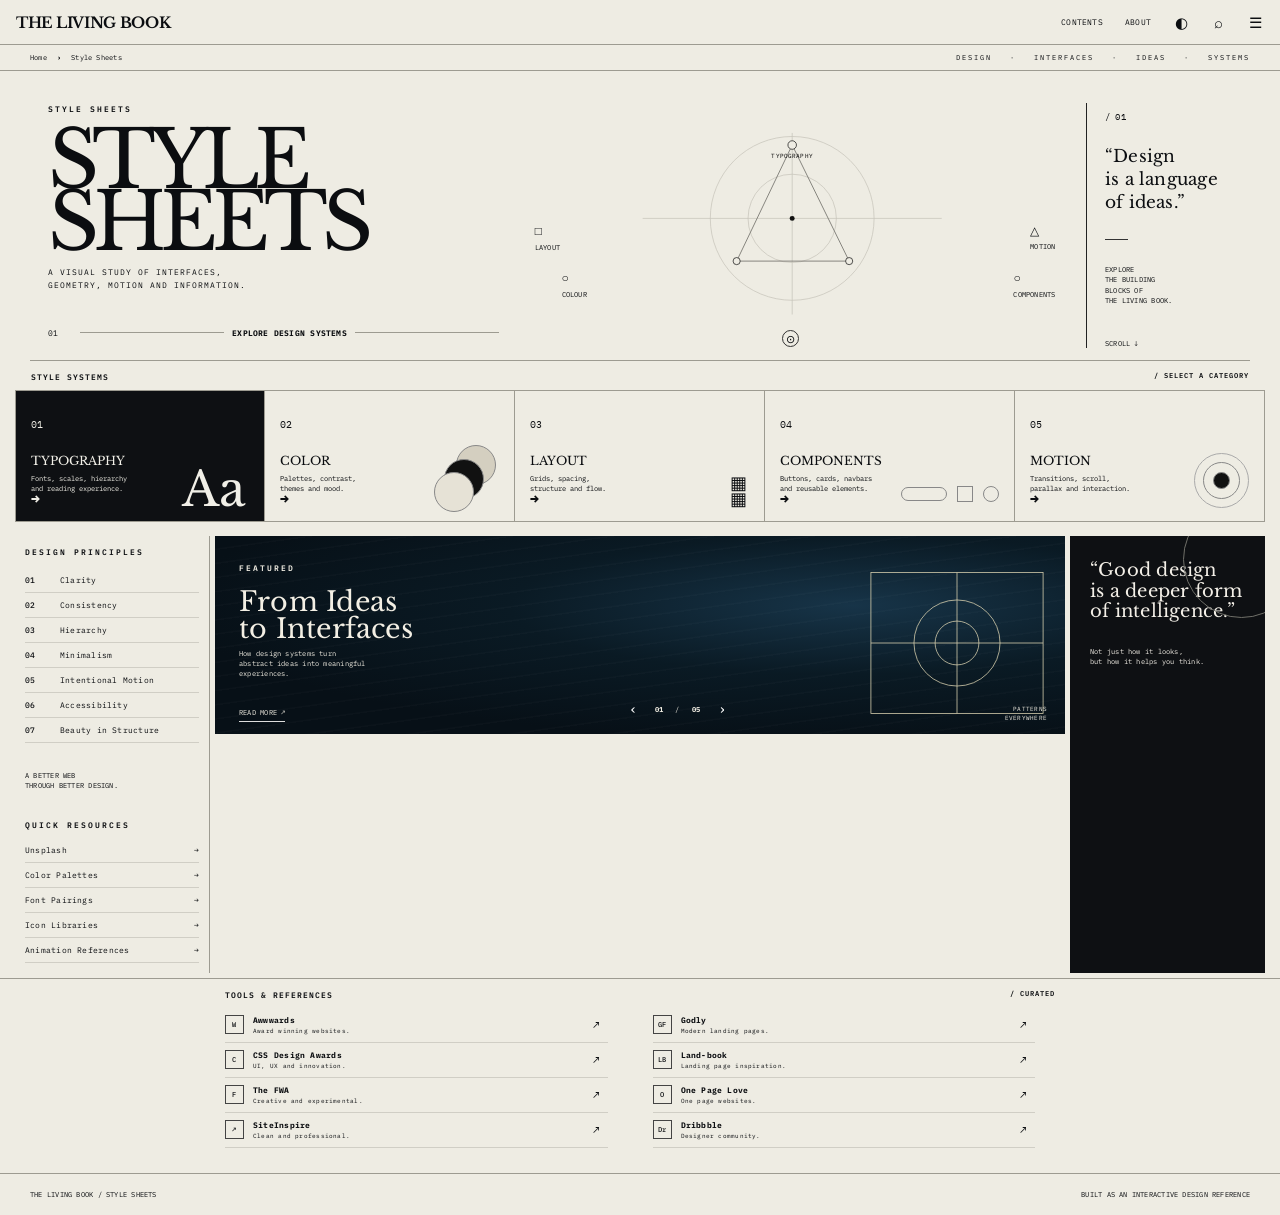
<file: pages/style-sheets/index.html>
<!doctype html>
<html lang="en">
<head>
  <meta charset="utf-8">
  <meta name="viewport" content="width=device-width, initial-scale=1">
  <meta name="description" content="The Living Book — Style Sheets inspired website style systems reference.">
  <title>Style Sheets — Website Style Awards</title>
  <link rel="stylesheet" href="style.css">
</head>
<body>
  <header class="topbar">
    <a class="wordmark" href="#top">THE LIVING BOOK</a>
    <nav class="topnav" aria-label="Primary">
      <a href="#systems">CONTENTS</a>
      <a href="#about">ABOUT</a>
      <button class="icon-btn" id="themeToggle" aria-label="Toggle contrast mode" title="Toggle contrast">◐</button>
      <button class="icon-btn" id="searchBtn" aria-label="Search">⌕</button>
      <button class="icon-btn menu-btn" id="menuBtn" aria-label="Open menu">☰</button>
    </nav>
  </header>

  <div class="utility-row">
    <span>Home</span><b>›</b><span>Style Sheets</span>
    <span class="utility-right">DESIGN&nbsp;&nbsp; · &nbsp;&nbsp;INTERFACES&nbsp;&nbsp; · &nbsp;&nbsp;IDEAS&nbsp;&nbsp; · &nbsp;&nbsp;SYSTEMS</span>
  </div>

  <main id="top">
    <section class="hero">
      <div class="hero-copy">
        <div class="micro">STYLE SHEETS</div>
        <h1>STYLE<br>SHEETS</h1>
        <p class="dek">A VISUAL STUDY OF INTERFACES,<br>GEOMETRY, MOTION AND INFORMATION.</p>
        <a class="explore-line" href="#systems"><span>01</span><i></i><strong>EXPLORE DESIGN SYSTEMS</strong><i></i></a>
      </div>

      <div class="hero-diagram" aria-label="Design system diagram">
        <svg viewBox="0 0 620 330" role="img">
          <g class="guide">
            <circle cx="310" cy="155" r="115"></circle>
            <circle cx="310" cy="155" r="62"></circle>
            <line x1="100" y1="155" x2="520" y2="155"></line>
            <line x1="310" y1="35" x2="310" y2="290"></line>
          </g>
          <polygon class="triangle" points="310,52 232,215 390,215"></polygon>
          <circle cx="310" cy="155" r="3.5" class="dot"></circle>
          <circle cx="310" cy="52" r="6" class="node"></circle>
          <circle cx="232" cy="215" r="5" class="node"></circle>
          <circle cx="390" cy="215" r="5" class="node"></circle>
          <text x="310" y="70" text-anchor="middle">TYPOGRAPHY</text>
        </svg>
        <span class="diagram-label l">□<small>LAYOUT</small></span>
        <span class="diagram-label r">△<small>MOTION</small></span>
        <span class="diagram-label bl">○<small>COLOUR</small></span>
        <span class="diagram-label br">○<small>COMPONENTS</small></span>
        <button class="diagram-orbit" aria-label="Explore diagram">⊙</button>
      </div>

      <aside class="quote-card">
        <span>/ 01</span>
        <h2>“Design<br>is a language<br>of ideas.”</h2>
        <hr>
        <p>EXPLORE<br>THE BUILDING<br>BLOCKS OF<br>THE LIVING BOOK.</p>
        <a href="#featured">SCROLL ↓</a>
      </aside>
    </section>

    <section id="systems" class="systems">
      <div class="section-head"><span>STYLE SYSTEMS</span><small>/ SELECT A CATEGORY</small></div>
      <div class="system-grid">
        <button class="system-card active" data-slide="0">
          <span class="num">01</span><h3>TYPOGRAPHY</h3><p>Fonts, scales, hierarchy<br>and reading experience.</p><b>→</b><em>Aa</em>
        </button>
        <button class="system-card" data-slide="1">
          <span class="num">02</span><h3>COLOR</h3><p>Palettes, contrast,<br>themes and mood.</p><b>→</b><div class="palette"><i></i><i></i><i></i></div>
        </button>
        <button class="system-card" data-slide="2">
          <span class="num">03</span><h3>LAYOUT</h3><p>Grids, spacing,<br>structure and flow.</p><b>→</b><div class="grid-icon">▦<br>▦</div>
        </button>
        <button class="system-card" data-slide="3">
          <span class="num">04</span><h3>COMPONENTS</h3><p>Buttons, cards, navbars<br>and reusable elements.</p><b>→</b><div class="component-icon"><i></i><i></i><i></i></div>
        </button>
        <button class="system-card" data-slide="4">
          <span class="num">05</span><h3>MOTION</h3><p>Transitions, scroll,<br>parallax and interaction.</p><b>→</b><div class="motion-icon"><i></i><i></i></div>
        </button>
      </div>
    </section>

    <section id="featured" class="feature-layout">
      <aside class="principles">
        <div class="micro">DESIGN PRINCIPLES</div>
        <ol>
          <li><b>01</b><span>Clarity</span></li>
          <li><b>02</b><span>Consistency</span></li>
          <li><b>03</b><span>Hierarchy</span></li>
          <li><b>04</b><span>Minimalism</span></li>
          <li><b>05</b><span>Intentional Motion</span></li>
          <li><b>06</b><span>Accessibility</span></li>
          <li><b>07</b><span>Beauty in Structure</span></li>
        </ol>
        <p>A BETTER WEB<br>THROUGH BETTER DESIGN.</p>
        <div class="quick">
          <div class="micro">QUICK RESOURCES</div>
          <a href="https://unsplash.com" target="_blank" rel="noreferrer">Unsplash <span>→</span></a>
          <a href="https://coolors.co" target="_blank" rel="noreferrer">Color Palettes <span>→</span></a>
          <a href="https://fonts.google.com" target="_blank" rel="noreferrer">Font Pairings <span>→</span></a>
          <a href="https://www.flaticon.com" target="_blank" rel="noreferrer">Icon Libraries <span>→</span></a>
          <a href="https://motion.dev" target="_blank" rel="noreferrer">Animation References <span>→</span></a>
        </div>
      </aside>

      <div class="feature-panel" id="featurePanel">
        <div class="feature-content">
          <span class="micro">FEATURED</span>
          <h2 id="featureTitle">From Ideas<br>to Interfaces</h2>
          <p id="featureText">How design systems turn<br>abstract ideas into meaningful<br>experiences.</p>
          <a href="#references">READ MORE ↗</a>
        </div>
        <div class="feature-number"><button id="prev">‹</button><b id="slideNum">01</b><span>/</span><b>05</b><button id="next">›</button></div>
        <div class="target-art"><span>PATTERNS<br>EVERYWHERE</span><svg viewBox="0 0 230 190"><rect x="5" y="5" width="220" height="180"/><circle cx="115" cy="95" r="55"/><circle cx="115" cy="95" r="28"/><line x1="115" y1="5" x2="115" y2="185"/><line x1="5" y1="95" x2="225" y2="95"/></svg></div>
      </div>

      <aside class="wisdom">“Good design<br>is a deeper form<br>of intelligence.”<small>Not just how it looks,<br>but how it helps you think.</small></aside>
    </section>

    <section id="references" class="references">
      <div class="ref-head"><span>TOOLS & REFERENCES</span><small>/ CURATED</small></div>
      <div class="ref-columns">
        <div>
          <a href="https://www.awwwards.com" target="_blank" rel="noreferrer"><b class="ref-icon">W</b><span><strong>Awwwards</strong><small>Award winning websites.</small></span><i>↗</i></a>
          <a href="https://www.cssdesignawards.com" target="_blank" rel="noreferrer"><b class="ref-icon">C</b><span><strong>CSS Design Awards</strong><small>UI, UX and innovation.</small></span><i>↗</i></a>
          <a href="https://thefwa.com" target="_blank" rel="noreferrer"><b class="ref-icon">F</b><span><strong>The FWA</strong><small>Creative and experimental.</small></span><i>↗</i></a>
          <a href="https://www.siteinspire.com" target="_blank" rel="noreferrer"><b class="ref-icon">↗</b><span><strong>SiteInspire</strong><small>Clean and professional.</small></span><i>↗</i></a>
        </div>
        <div>
          <a href="https://godly.website" target="_blank" rel="noreferrer"><b class="ref-icon">GF</b><span><strong>Godly</strong><small>Modern landing pages.</small></span><i>↗</i></a>
          <a href="https://land-book.com" target="_blank" rel="noreferrer"><b class="ref-icon">LB</b><span><strong>Land-book</strong><small>Landing page inspiration.</small></span><i>↗</i></a>
          <a href="https://onepagelove.com" target="_blank" rel="noreferrer"><b class="ref-icon">O</b><span><strong>One Page Love</strong><small>One page websites.</small></span><i>↗</i></a>
          <a href="https://dribbble.com" target="_blank" rel="noreferrer"><b class="ref-icon">Dr</b><span><strong>Dribbble</strong><small>Designer community.</small></span><i>↗</i></a>
        </div>
      </div>
    </section>
  </main>

  <footer id="about">
    <span>THE LIVING BOOK / STYLE SHEETS</span>
    <span>BUILT AS AN INTERACTIVE DESIGN REFERENCE</span>
  </footer>

  <div class="search-overlay" id="searchOverlay" aria-hidden="true">
    <button id="closeSearch" aria-label="Close search">×</button>
    <input id="searchInput" placeholder="Search design systems..." autofocus>
    <p>Try: typography, color, layout, motion, components</p>
  </div>

  <script src="script.js"></script>
</body>
</html>
</file>
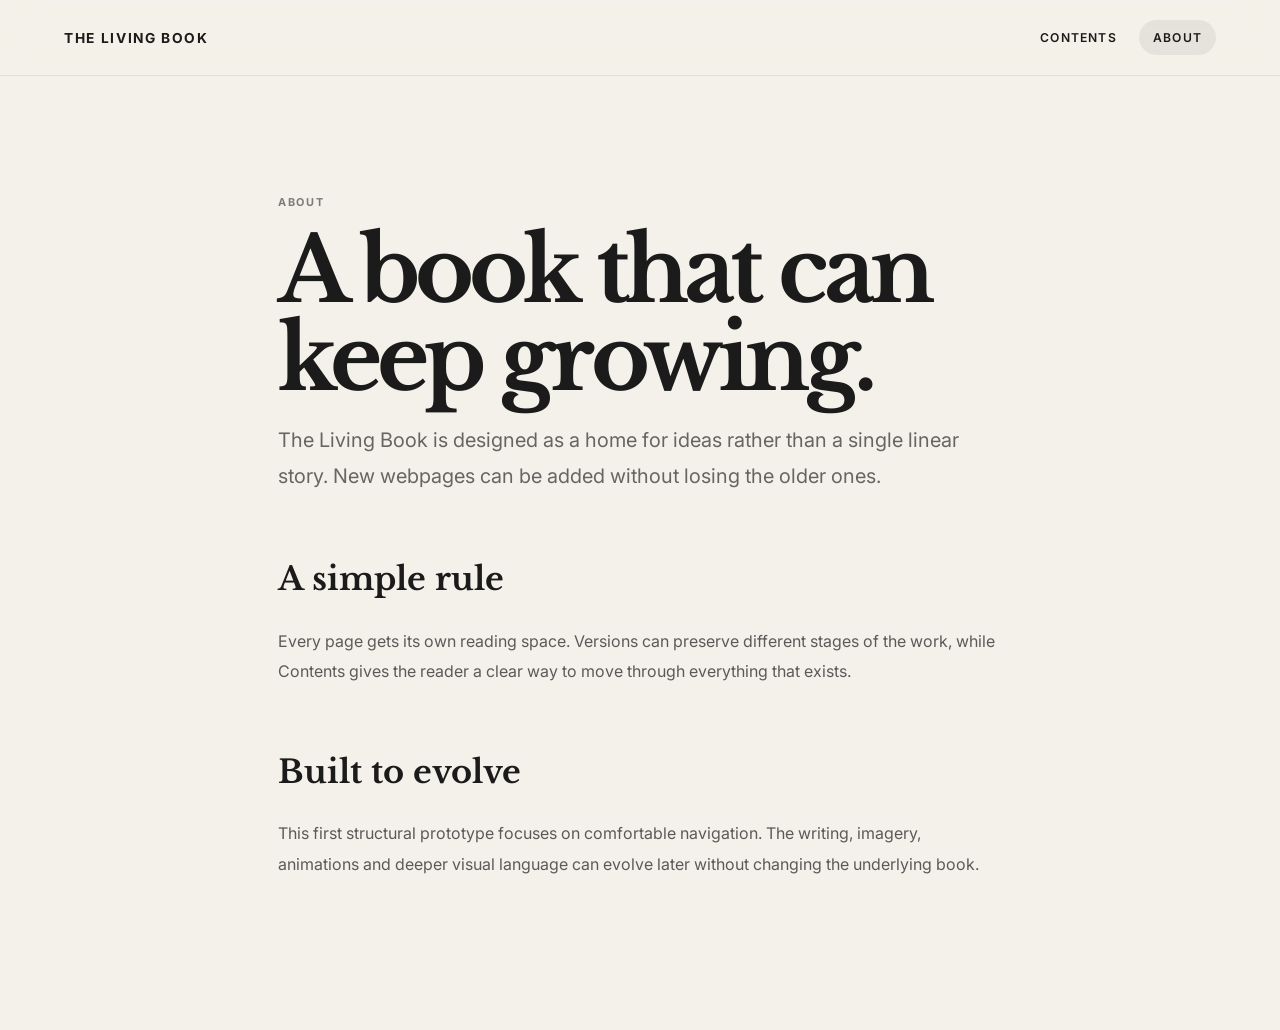
<file: about.html>
<!DOCTYPE html>
<html lang="en">
<head>
  <meta charset="UTF-8"><meta name="viewport" content="width=device-width, initial-scale=1.0">
  <title>About — The Living Book</title>
  <link rel="preconnect" href="https://fonts.googleapis.com">
  <link rel="preconnect" href="https://fonts.gstatic.com" crossorigin>
  <link href="https://fonts.googleapis.com/css2?family=Inter:wght@400;500;600;700&family=Libre+Baskerville:wght@400;700&display=swap" rel="stylesheet">
  <link rel="stylesheet" href="style.css">
</head>
<body>
<header class="topbar"><a class="brand" href="index.html">THE LIVING BOOK</a><nav><a class="nav-btn" href="../index.html?contents=1">CONTENTS</a><a class="nav-btn active-link" href="about.html">ABOUT</a></nav></header>
<main class="reading about-page"><p class="eyebrow">ABOUT</p><h1>A book that can keep growing.</h1><p class="lead">The Living Book is designed as a home for ideas rather than a single linear story. New webpages can be added without losing the older ones.</p><h2>A simple rule</h2><p>Every page gets its own reading space. Versions can preserve different stages of the work, while Contents gives the reader a clear way to move through everything that exists.</p><h2>Built to evolve</h2><p>This first structural prototype focuses on comfortable navigation. The writing, imagery, animations and deeper visual language can evolve later without changing the underlying book.</p></main>
</body></html>
</file>
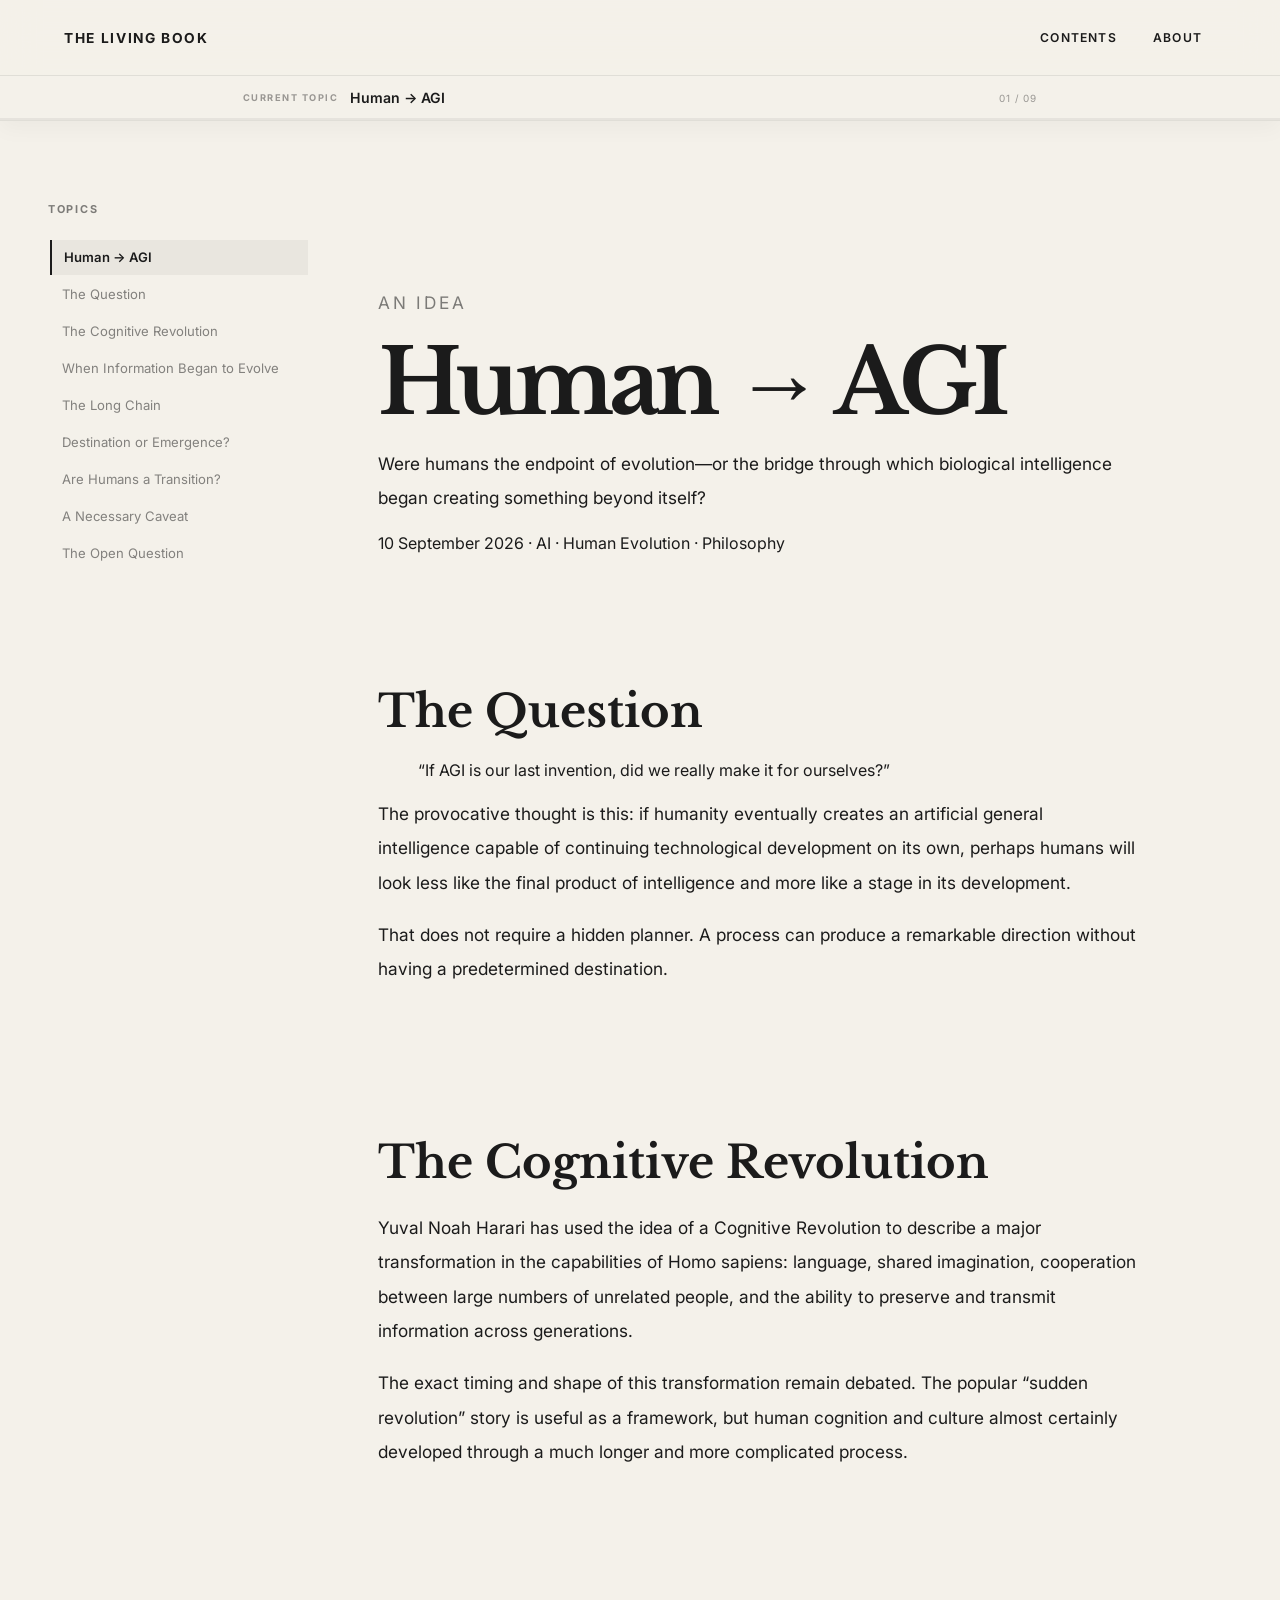
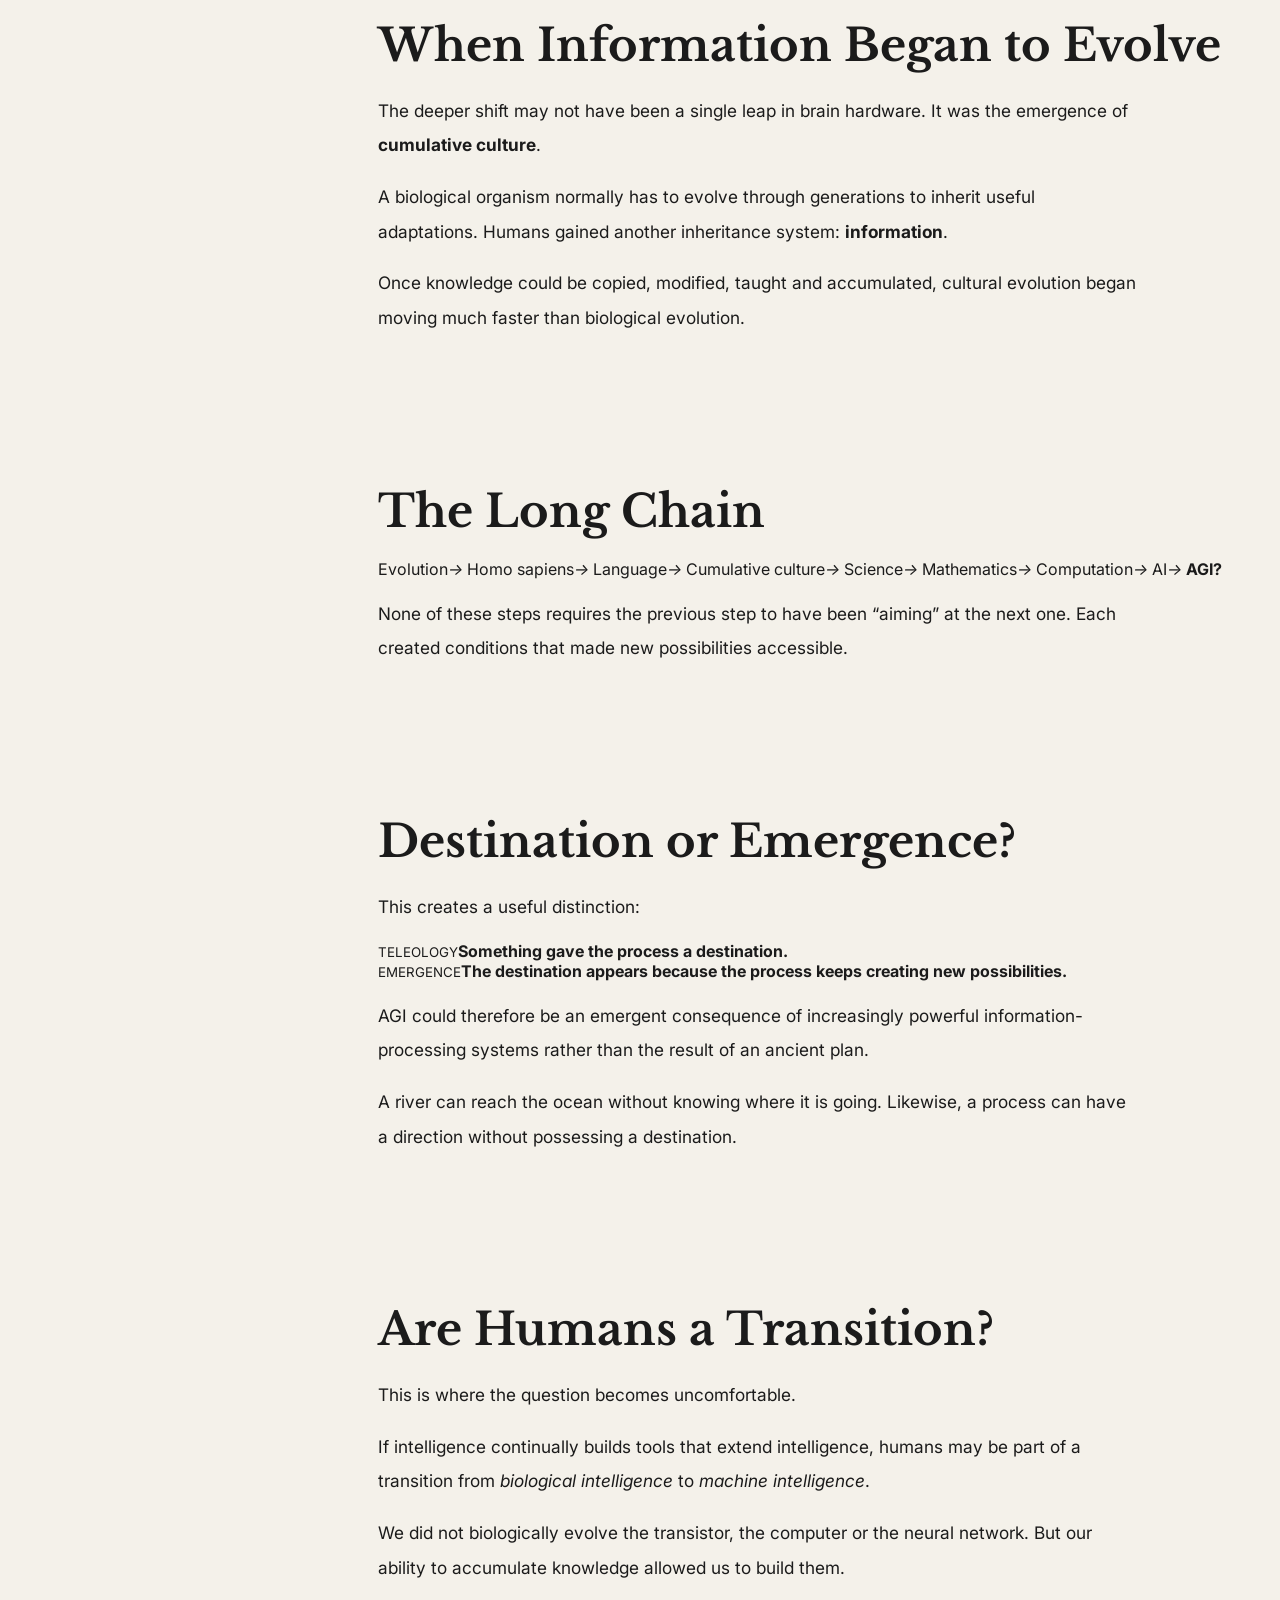
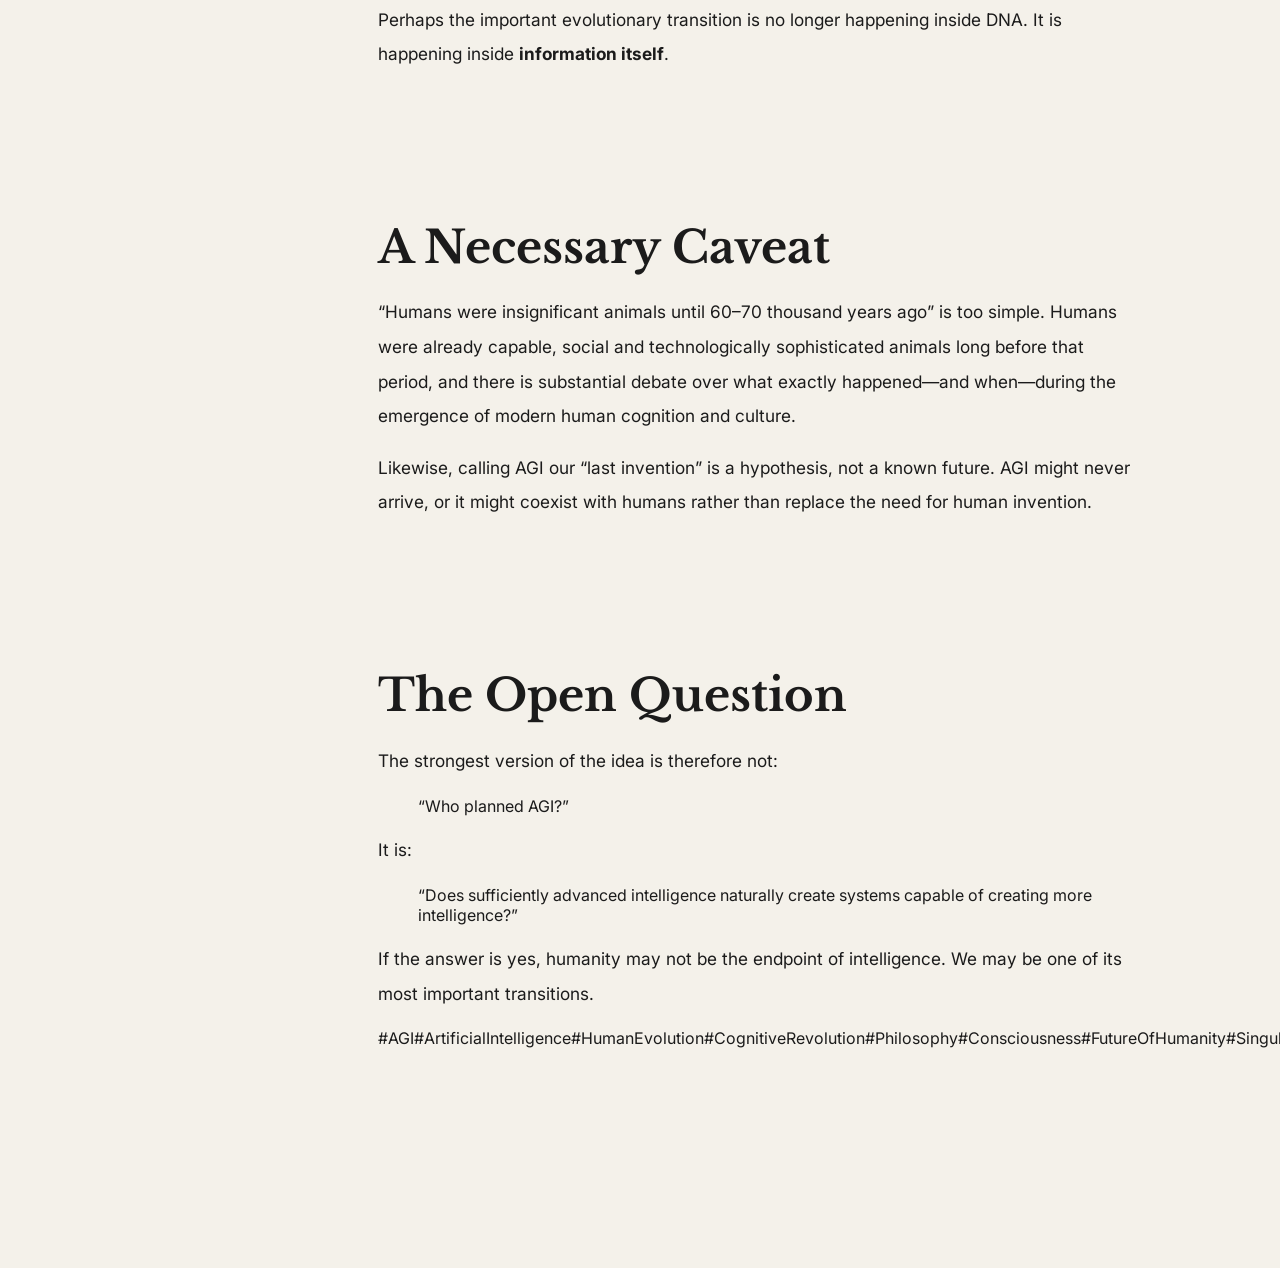
<file: pages/human-agi.html>
<!doctype html>
<html lang="en">
<head>
  <meta charset="utf-8">
  <meta name="viewport" content="width=device-width, initial-scale=1">
  <meta name="description" content="Human → AGI — an exploration of intelligence, cumulative culture and the possibility of artificial general intelligence.">
  <title>The Living Book — Human → AGI</title>
  <link rel="preconnect" href="https://fonts.googleapis.com">
  <link rel="preconnect" href="https://fonts.gstatic.com" crossorigin>
  <link href="https://fonts.googleapis.com/css2?family=Inter:wght@400;500;600;700&family=Libre+Baskerville:wght@400;700&display=swap" rel="stylesheet">
  <link rel="stylesheet" href="../style.css">
</head>
<body data-theme="mind">
  <header class="topbar">
    <a class="brand" href="../index.html">THE LIVING BOOK</a>
    <nav>
      <a class="nav-btn" href="../index.html?contents=1">CONTENTS</a>
      <a class="nav-btn" href="../about.html">ABOUT</a>
    </nav>
  </header>

  <div class="reading-status" id="readingStatus">
    <div class="reading-status-inner">
      <span class="reading-status-label">CURRENT TOPIC</span>
      <strong id="currentTopic">Human → AGI</strong>
      <span class="reading-status-count" id="topicCount">01 / 09</span>
    </div>
    <div class="reading-status-track"><span id="readingProgress"></span></div>
  </div>

  <div class="reading-shell">
    <aside class="reading-sidebar" aria-label="Topics">
      <p class="label">TOPICS</p>
      <a href="#opening">Human → AGI</a>
      <a href="#question">The Question</a>
      <a href="#cognitive">The Cognitive Revolution</a>
      <a href="#information">When Information Began to Evolve</a>
      <a href="#chain">The Long Chain</a>
      <a href="#emergence">Destination or Emergence?</a>
      <a href="#transition">Are Humans a Transition?</a>
      <a href="#caveat">A Necessary Caveat</a>
      <a href="#open">The Open Question</a>
    </aside>

    <main class="reading">
      <section class="chapter" id="opening" data-title="Human → AGI">
        <p class="eyebrow">AN IDEA</p>
          <h1>Human → AGI</h1>
          <p class="dek">Were humans the endpoint of evolution—or the bridge through which biological intelligence began creating something beyond itself?</p>
          <div class="meta">10 September 2026 · AI · Human Evolution · Philosophy</div>
      </section>
      <section class="chapter" id="question" data-title="The Question">
        <h2>The Question</h2>
          <blockquote>
            “If AGI is our last invention, did we really make it for ourselves?”
          </blockquote>
          <p>The provocative thought is this: if humanity eventually creates an artificial general intelligence capable of continuing technological development on its own, perhaps humans will look less like the final product of intelligence and more like a stage in its development.</p>
          <p>That does not require a hidden planner. A process can produce a remarkable direction without having a predetermined destination.</p>
      </section>
      <section class="chapter" id="cognitive" data-title="The Cognitive Revolution">
        <h2>The Cognitive Revolution</h2>
          <p>Yuval Noah Harari has used the idea of a Cognitive Revolution to describe a major transformation in the capabilities of Homo sapiens: language, shared imagination, cooperation between large numbers of unrelated people, and the ability to preserve and transmit information across generations.</p>
          <p>The exact timing and shape of this transformation remain debated. The popular “sudden revolution” story is useful as a framework, but human cognition and culture almost certainly developed through a much longer and more complicated process.</p>
      </section>
      <section class="chapter" id="information" data-title="When Information Began to Evolve">
        <h2>When Information Began to Evolve</h2>
          <p>The deeper shift may not have been a single leap in brain hardware. It was the emergence of <strong>cumulative culture</strong>.</p>
          <p>A biological organism normally has to evolve through generations to inherit useful adaptations. Humans gained another inheritance system: <strong>information</strong>.</p>
          <p>Once knowledge could be copied, modified, taught and accumulated, cultural evolution began moving much faster than biological evolution.</p>
      </section>
      <section class="chapter" id="chain" data-title="The Long Chain">
        <h2>The Long Chain</h2>
          <div class="chain">
            <span>Evolution</span><i>→</i>
            <span>Homo sapiens</span><i>→</i>
            <span>Language</span><i>→</i>
            <span>Cumulative culture</span><i>→</i>
            <span>Science</span><i>→</i>
            <span>Mathematics</span><i>→</i>
            <span>Computation</span><i>→</i>
            <span>AI</span><i>→</i>
            <strong>AGI?</strong>
          </div>
          <p>None of these steps requires the previous step to have been “aiming” at the next one. Each created conditions that made new possibilities accessible.</p>
      </section>
      <section class="chapter" id="emergence" data-title="Destination or Emergence?">
        <h2>Destination or Emergence?</h2>
          <p>This creates a useful distinction:</p>
          <div class="contrast">
            <div><small>TELEOLOGY</small><strong>Something gave the process a destination.</strong></div>
            <div><small>EMERGENCE</small><strong>The destination appears because the process keeps creating new possibilities.</strong></div>
          </div>
          <p>AGI could therefore be an emergent consequence of increasingly powerful information-processing systems rather than the result of an ancient plan.</p>
          <p>A river can reach the ocean without knowing where it is going. Likewise, a process can have a direction without possessing a destination.</p>
      </section>
      <section class="chapter" id="transition" data-title="Are Humans a Transition?">
        <h2>Are Humans a Transition?</h2>
          <p>This is where the question becomes uncomfortable.</p>
          <p>If intelligence continually builds tools that extend intelligence, humans may be part of a transition from <em>biological intelligence</em> to <em>machine intelligence</em>.</p>
          <p>We did not biologically evolve the transistor, the computer or the neural network. But our ability to accumulate knowledge allowed us to build them.</p>
          <p>Perhaps the important evolutionary transition is no longer happening inside DNA. It is happening inside <strong>information itself</strong>.</p>
      </section>
      <section class="chapter" id="caveat" data-title="A Necessary Caveat">
        <h2>A Necessary Caveat</h2>
          <p>“Humans were insignificant animals until 60–70 thousand years ago” is too simple. Humans were already capable, social and technologically sophisticated animals long before that period, and there is substantial debate over what exactly happened—and when—during the emergence of modern human cognition and culture.</p>
          <p>Likewise, calling AGI our “last invention” is a hypothesis, not a known future. AGI might never arrive, or it might coexist with humans rather than replace the need for human invention.</p>
      </section>
      <section class="chapter" id="open" data-title="The Open Question">
        <h2>The Open Question</h2>
          <p>The strongest version of the idea is therefore not:</p>
          <blockquote>“Who planned AGI?”</blockquote>
          <p>It is:</p>
          <blockquote>“Does sufficiently advanced intelligence naturally create systems capable of creating more intelligence?”</blockquote>
          <p>If the answer is yes, humanity may not be the endpoint of intelligence. We may be one of its most important transitions.</p>
          <div class="tags">
            <span>#AGI</span><span>#ArtificialIntelligence</span><span>#HumanEvolution</span><span>#CognitiveRevolution</span><span>#Philosophy</span><span>#Consciousness</span><span>#FutureOfHumanity</span><span>#Singularity</span>
          </div>
      </section>
    </main>
  </div>

  <script src="../script.js"></script>
</body>
</html>
</file>
<file: style.css>
*{box-sizing:border-box}html{scroll-behavior:smooth}body{margin:0;color:#1b1b1b;background:#f4f1ea;font-family:Inter,Arial,sans-serif;transition:background .8s ease,color .5s ease}.topbar{height:76px;display:flex;align-items:center;justify-content:space-between;padding:0 5vw;position:sticky;top:0;z-index:30;background:rgba(244,241,234,.82);backdrop-filter:blur(18px);border-bottom:1px solid rgba(0,0,0,.08)}.brand{color:inherit;text-decoration:none;font-weight:700;letter-spacing:.12em;font-size:.86rem}.topbar nav{display:flex;gap:8px}.nav-btn{appearance:none;border:0;background:transparent;color:inherit;text-decoration:none;padding:10px 14px;font:600 .76rem Inter;letter-spacing:.1em;cursor:pointer;border-radius:999px}.nav-btn:hover,.nav-btn.active-link{background:rgba(0,0,0,.06)}button{font-family:inherit}.home{max-width:1250px;margin:auto;padding:11vh 5vw 12vh}.hero{max-width:800px;padding:5vh 0 12vh}.eyebrow,.label,.page-kicker{font-size:.68rem;font-weight:700;letter-spacing:.16em;text-transform:uppercase;opacity:.55}.hero h1,.reading h1{font:700 clamp(3rem,7vw,6.8rem)/.98 "Libre Baskerville",Georgia,serif;letter-spacing:-.055em;margin:18px 0 28px}.hero-copy{font:1.15rem/1.8 Inter;max-width:680px;opacity:.72}.primary{border:0;border-radius:999px;padding:14px 20px;background:#1b1b1b;color:#fff;cursor:pointer;margin-top:25px;font-weight:600}.primary.small{padding:11px 17px;margin-top:10px}.featured{padding-top:2vh}.page-grid{display:grid;grid-template-columns:repeat(2,minmax(0,1fr));gap:16px;margin-top:22px}.page-card{display:block;color:inherit;text-decoration:none;padding:28px;min-height:190px;border:1px solid rgba(0,0,0,.1);border-radius:22px;background:rgba(255,255,255,.38);transition:transform .3s ease,background .3s ease}.page-card:hover{transform:translateY(-4px);background:rgba(255,255,255,.7)}.page-card span{font-size:.7rem;opacity:.45}.page-card h2{font:700 1.65rem "Libre Baskerville",Georgia,serif;margin:35px 0 10px}.page-card p{opacity:.62;line-height:1.6}.contents-overlay{position:fixed;inset:0;background:rgba(20,20,20,.28);backdrop-filter:blur(8px);z-index:50;opacity:0;pointer-events:none;transition:opacity .35s ease}.contents-overlay.open{opacity:1;pointer-events:auto}.contents-panel{position:absolute;inset:5vh 4vw;background:#f5f2eb;border-radius:28px;box-shadow:0 30px 90px rgba(0,0,0,.2);padding:30px;transform:translateY(18px);transition:transform .4s ease;overflow:auto}.contents-overlay.open .contents-panel{transform:translateY(0)}.contents-head{display:flex;justify-content:space-between;align-items:flex-start;border-bottom:1px solid rgba(0,0,0,.1);padding-bottom:22px}.contents-head h2{font:700 2.3rem "Libre Baskerville",Georgia,serif;margin:8px 0 0}.close-btn{border:0;background:rgba(0,0,0,.06);border-radius:50%;width:40px;height:40px;font-size:1.6rem;cursor:pointer}.contents-layout{display:grid;grid-template-columns:180px minmax(280px,1fr) minmax(250px,.8fr);gap:28px;padding-top:26px}.versions{border-right:1px solid rgba(0,0,0,.09);padding-right:18px}.version{width:100%;display:flex;justify-content:space-between;border:0;background:transparent;text-align:left;padding:13px 10px;border-radius:12px;cursor:pointer;color:inherit}.version.active{background:rgba(0,0,0,.07);font-weight:700}.version span{opacity:.4}.version-pages{display:none}.version-pages.active{display:block}.entry{display:grid;grid-template-columns:35px 1fr;gap:5px 12px;width:100%;border:0;background:transparent;text-align:left;color:inherit;padding:15px;border-radius:14px;cursor:pointer}.entry:hover,.entry.selected{background:rgba(0,0,0,.06)}.entry span{grid-row:span 2;opacity:.4;font-size:.7rem}.entry strong{font-size:.96rem}.entry small{opacity:.5}.preview{border-left:1px solid rgba(0,0,0,.09);padding-left:28px}.preview h3{font:700 1.7rem "Libre Baskerville",Georgia,serif;margin:22px 0 12px}.preview p:not(.label){line-height:1.7;opacity:.65}.reading{max-width:850px;margin:auto;padding:12vh 28px 15vh}.reading h1{font-size:clamp(3rem,7vw,6rem);margin-bottom:20px}.lead{font:1.25rem/1.8 Inter;max-width:700px;opacity:.65}.page-rule{height:1px;background:rgba(0,0,0,.12);margin:60px 0 28px}.local-contents{display:flex;flex-wrap:wrap;gap:9px;margin-bottom:90px}.local-contents a{color:inherit;text-decoration:none;border:1px solid rgba(0,0,0,.12);padding:9px 12px;border-radius:999px;font-size:.78rem;opacity:.72}.chapter{padding:40px 0 85px;scroll-margin-top:100px}.chapter h2{font:700 clamp(1.8rem,3.5vw,3rem)/1.15 "Libre Baskerville",Georgia,serif;margin:8px 0 22px}.chapter p:not(.chapter-no){font:1.08rem/2 Inter;max-width:760px}.chapter-no{font-size:.65rem;letter-spacing:.15em;text-transform:uppercase;opacity:.4}.continue{display:inline-flex;gap:12px;margin-top:25px;color:inherit;text-decoration:none;font-size:.78rem;font-weight:600;opacity:.55}.continue:hover{opacity:1}.continue span{transition:transform .2s}.continue:hover span{transform:translateX(5px)}.end-note{margin-top:50px;padding:35px;border:1px solid rgba(0,0,0,.1);border-radius:20px}.about-page{max-width:780px}.about-page h2{font:700 2rem "Libre Baskerville",Georgia,serif;margin-top:65px}.about-page p:not(.eyebrow):not(.lead){line-height:1.9;opacity:.7}@media(max-width:800px){.page-grid{grid-template-columns:1fr}.contents-panel{inset:2vh 2vw;padding:22px;border-radius:20px}.contents-layout{grid-template-columns:1fr;gap:18px}.versions,.preview{border:0;border-top:1px solid rgba(0,0,0,.09);padding:18px 0 0}.versions{display:flex;gap:6px;overflow:auto}.version{min-width:110px}.reading{padding-top:9vh}.hero h1{font-size:3.4rem}.topbar{padding:0 4vw}}

/* Sticky current-topic indicator for long reading pages */
.reading-status{position:sticky;top:76px;z-index:20;background:rgba(244,241,234,.88);backdrop-filter:blur(16px);border-bottom:1px solid rgba(0,0,0,.08);box-shadow:0 8px 22px rgba(0,0,0,.035)}
.reading-status-inner{max-width:850px;margin:auto;padding:10px 28px 9px;display:flex;align-items:center;gap:12px;min-height:42px}
.reading-status-label{font-size:.58rem;letter-spacing:.16em;font-weight:700;opacity:.42;white-space:nowrap}
.reading-status strong{font:600 .88rem Inter,Arial,sans-serif;white-space:nowrap;overflow:hidden;text-overflow:ellipsis}
.reading-status-count{margin-left:auto;font-size:.62rem;letter-spacing:.08em;opacity:.42;white-space:nowrap}
.reading-status-track{height:2px;background:rgba(0,0,0,.055)}
.reading-status-track span{display:block;width:0;height:100%;background:#1b1b1b;transition:width .15s linear}
@media(max-width:800px){.reading-status{top:64px}.reading-status-inner{padding:9px 5vw;gap:9px}.reading-status-label{font-size:.52rem}.reading-status strong{font-size:.8rem}.reading-status-count{font-size:.56rem}.reading{padding-top:8vh}}


/* Desktop reading layout: persistent left topic index, like the original long-form view. */
.reading-shell{max-width:1240px;margin:0 auto;display:grid;grid-template-columns:260px minmax(0,850px);gap:70px;align-items:start;padding:0 28px 15vh}
.reading-sidebar{position:sticky;top:112px;height:calc(100vh - 140px);overflow:auto;padding:9vh 0 30px}
.reading-sidebar .label{margin:0 0 24px}
.reading-sidebar a{display:block;color:inherit;text-decoration:none;font-size:.82rem;line-height:1.45;padding:8px 12px;margin:2px 0;border-left:2px solid transparent;opacity:.52;transition:opacity .2s ease,background .2s ease,border-color .2s ease,transform .2s ease}
.reading-sidebar a:hover{opacity:.9;background:rgba(0,0,0,.035)}
.reading-sidebar a.active{opacity:1;border-left-color:#1b1b1b;background:rgba(0,0,0,.045);font-weight:600;transform:translateX(2px)}
.reading-sidebar::-webkit-scrollbar{width:5px}.reading-sidebar::-webkit-scrollbar-thumb{background:rgba(0,0,0,.12);border-radius:10px}
.reading-shell .reading{max-width:none;margin:0;padding:12vh 0 0}
@media(max-width:980px){.reading-shell{grid-template-columns:210px minmax(0,1fr);gap:40px}}
@media(max-width:800px){.reading-shell{display:block;padding:0 5vw 12vh}.reading-sidebar{position:sticky;top:106px;height:auto;max-height:155px;z-index:12;background:rgba(244,241,234,.94);backdrop-filter:blur(14px);padding:14px 0 10px;border-bottom:1px solid rgba(0,0,0,.08);overflow-x:auto;overflow-y:hidden;white-space:nowrap}.reading-sidebar .label{display:block;margin:0 0 8px}.reading-sidebar a{display:inline-block;border-left:0;border-bottom:2px solid transparent;padding:7px 10px;margin-right:4px}.reading-sidebar a.active{border-bottom-color:#1b1b1b;transform:none}.reading-shell .reading{padding-top:7vh}}

/* Topics UI — nested topic entries inside the selected webpage */
.entry-subtopics{
  margin:0 10px 10px 62px;
  padding:4px 0 4px 14px;
  border-left:1px solid rgba(0,0,0,.09);
  display:flex;
  flex-direction:column;
  gap:2px;
}
.entry-subtopics button,
.preview-topics button{
  appearance:none;
  border:0;
  background:transparent;
  color:inherit;
  font:500 .76rem/1.45 Inter,Arial,sans-serif;
  text-align:left;
  cursor:pointer;
  border-radius:8px;
  transition:background .2s ease,opacity .2s ease,transform .2s ease;
}
.entry-subtopics button{
  display:grid;
  grid-template-columns:26px minmax(0,1fr);
  gap:7px;
  padding:6px 8px;
  opacity:.58;
}
.entry-subtopics button span{
  font-size:.58rem;
  opacity:.65;
  letter-spacing:.04em;
}
.entry-subtopics button:hover,
.preview-topics button:hover{
  background:rgba(0,0,0,.055);
  opacity:1;
}
.entry-subtopics button:hover{transform:translateX(2px)}
.preview-topics{
  display:flex;
  flex-direction:column;
  gap:2px;
  margin:22px 0 8px;
  max-height:280px;
  overflow:auto;
  padding-right:6px;
}
.preview-topics button{
  display:flex;
  align-items:baseline;
  gap:9px;
  padding:7px 9px;
  opacity:.62;
}
.preview-topics button span{
  flex:0 0 22px;
  font-size:.58rem;
  opacity:.55;
}
.preview-topics::-webkit-scrollbar{width:4px}
.preview-topics::-webkit-scrollbar-thumb{background:rgba(0,0,0,.12);border-radius:10px}

@media(max-width:800px){
  .entry-subtopics{
    margin-left:28px;
  }
}
</file>
<file: pages/instinct/style.css>
:root{--bg:#070908;--panel:#0b1512;--green:#062a20;--green2:#083d2f;--ink:#f2f1ea;--muted:#a5aaa4;--red:#e10018;--red2:#a90016;--line:rgba(242,241,234,.35);--cream:#e7e4d9;--black:#070908;--max:1420px}
*{box-sizing:border-box}html{scroll-behavior:smooth;background:var(--bg)}body{margin:0;background:var(--bg);color:var(--ink);font-family:Inter,Arial,sans-serif;line-height:1.68;overflow-x:hidden}body:before{content:"";position:fixed;inset:0;pointer-events:none;opacity:.06;background-image:radial-gradient(circle at 20% 20%,#fff 0 1px,transparent 1px);background-size:5px 5px;z-index:50}.site-frame{position:fixed;inset:0;pointer-events:none;z-index:60}.frame-x{position:absolute;width:28vw;height:1px;background:rgba(255,255,255,.06);transform:rotate(45deg)}.x1{left:-8vw;top:14vh}.x2{right:-8vw;bottom:14vh;transform:rotate(-45deg)}
.topbar{position:fixed;top:0;left:0;right:0;height:78px;z-index:40;display:grid;grid-template-columns:1fr auto 1fr;align-items:center;padding:0 34px;background:linear-gradient(180deg,rgba(5,8,7,.96),rgba(5,8,7,.72),transparent);font-family:"DM Mono",monospace;font-size:11px;letter-spacing:.16em}.topbar a{color:var(--ink);text-decoration:none}.brand{justify-self:start}.topbar nav{display:flex;gap:34px}.top-tools{justify-self:end;display:flex;gap:8px}.top-tools button,.drawer button{border:1px solid var(--line);background:transparent;color:var(--ink);width:38px;height:38px;cursor:pointer;font:inherit}.top-tools button:hover,.drawer button:hover{border-color:var(--red)}.progress{position:fixed;top:77px;left:34px;right:34px;height:1px;background:rgba(255,255,255,.12);z-index:39}.progress span{display:block;height:100%;width:0;background:var(--red);transition:width .1s linear}
.drawer{position:fixed;z-index:70;top:0;right:0;width:min(440px,94vw);height:100vh;background:#050807;border-left:1px solid var(--line);transform:translateX(100%);transition:transform .35s cubic-bezier(.2,.8,.2,1);padding:92px 30px 30px;overflow:auto}.drawer.open{transform:none}.drawer-shade{position:fixed;inset:0;background:rgba(0,0,0,.7);z-index:65;opacity:0;pointer-events:none;transition:opacity .25s}.drawer-shade.open{opacity:1;pointer-events:auto}.drawer-head{display:flex;justify-content:space-between;align-items:center;font:11px "DM Mono",monospace;letter-spacing:.18em;border-bottom:1px solid var(--line);padding-bottom:16px}.drawer-head button{border:none;width:32px;height:32px;font-size:24px}.searchbox{display:block;margin:22px 0}.searchbox span{display:block;font:10px "DM Mono",monospace;letter-spacing:.16em;color:var(--muted);margin-bottom:7px}.searchbox input{width:100%;background:#0b110f;border:1px solid var(--line);color:var(--ink);padding:13px 14px;outline:none;font:14px Inter}.searchbox input:focus{border-color:var(--red)}.search-status{font:10px "DM Mono",monospace;color:var(--muted);min-height:18px}.toc-list{display:grid;gap:3px}.toc-list a{display:grid;grid-template-columns:34px 1fr;gap:12px;padding:12px 0;border-bottom:1px solid rgba(255,255,255,.08);color:var(--ink);text-decoration:none;font-size:13px}.toc-list a span{font:10px "DM Mono",monospace;color:var(--red)}.toc-list a:hover{color:#fff;padding-left:5px}
.hero{min-height:100vh;position:relative;max-width:var(--max);margin:0 auto;padding:78px 28px 28px;display:flex;align-items:stretch;overflow:hidden}.hero:before{content:"";position:absolute;inset:78px 28px 28px;border:1px solid rgba(255,255,255,.34);z-index:4;pointer-events:none}.hero-image{position:absolute;inset:78px 28px 28px;background-image:url('assets/hero-girl.jpg');background-size:cover;background-position:center 42%;filter:saturate(.82) contrast(1.08) brightness(.74);transform:scale(1.03)}.hero-overlay{position:absolute;inset:78px 28px 28px;background:linear-gradient(90deg,rgba(1,28,21,.93) 0%,rgba(2,34,25,.7) 32%,rgba(2,18,15,.24) 60%,rgba(0,0,0,.72) 100%),linear-gradient(0deg,rgba(0,0,0,.52),transparent 50%,rgba(0,0,0,.18))}.hero-copy{position:relative;z-index:5;width:54%;align-self:center;margin-left:12%;margin-top:7vh}.hero-kicker{font:11px "DM Mono",monospace;letter-spacing:.15em;display:flex;align-items:center;gap:14px}.hero-kicker span{width:70px;height:1px;background:var(--ink);display:block}.hero-kicker em{font-style:normal}.hero h1{font-family:"Libre Baskerville",Georgia,serif;font-size:clamp(86px,13vw,190px);font-weight:400;letter-spacing:-.065em;line-height:.82;margin:22px 0 18px;color:#f1efe5}.hero-sub{font-family:"Libre Baskerville",Georgia,serif;font-size:clamp(18px,2vw,28px);line-height:1.35;max-width:620px;margin:0;color:#f3f0e6}.hero-rule{height:1px;width:150px;background:var(--red);margin:28px 0}.hero-intro{max-width:620px;color:#c8cdc7;font-size:14px}.hero-cta{display:inline-flex;gap:26px;align-items:center;margin-top:26px;color:#fff;text-decoration:none;font:11px "DM Mono",monospace;letter-spacing:.16em;border:1px solid rgba(255,255,255,.5);padding:13px 16px}.hero-cta span{color:var(--red);font-size:18px}.hero-quote{position:absolute;z-index:6;right:7%;top:42%;width:270px}.hero-quote span{font:12px "DM Mono",monospace;color:var(--red)}.hero-quote p{font-family:"Libre Baskerville",Georgia,serif;font-size:18px;line-height:1.45}.hero-quote small{font:9px "DM Mono",monospace;letter-spacing:.16em;color:#b7bdb7}.hero-footer{position:absolute;z-index:6;bottom:52px;left:12%;right:10%;display:flex;justify-content:space-between;font:9px "DM Mono",monospace;letter-spacing:.16em;color:#aeb5af}.hero-geometric{position:absolute;z-index:5;inset:78px 28px 28px;pointer-events:none}.hero-geometric .line{position:absolute;height:1px;background:rgba(255,255,255,.55)}.l1{left:3%;top:20%;width:110px}.l2{right:4%;bottom:18%;width:150px}.l3{left:3%;bottom:9%;width:310px}.corner{position:absolute;width:28px;height:28px;border-left:1px solid rgba(255,255,255,.7);border-top:1px solid rgba(255,255,255,.7)}.c1{left:3%;top:20%}.c2{right:4%;bottom:18%;transform:rotate(180deg)}
.section-meta{max-width:var(--max);margin:0 auto;padding:90px 7% 0;display:flex;justify-content:space-between;align-items:center;font:10px "DM Mono",monospace;letter-spacing:.16em;color:#5d625e}.section-meta span{color:var(--red);font-size:14px}.section-meta.light{color:#a8b0aa}.section-meta.light span{color:#ff1830}.light-section,.intro-band,.references{background:var(--cream);color:#101311}.dark-section{background:#080a09;color:#f0efe7}.green-section{background:#05251c;color:#f1f2e9}.intro-band{padding-bottom:110px}.dark-section,.green-section,.light-section,.references{padding-bottom:110px}.wide-copy,.wide-content,.content-grid{max-width:var(--max);margin:0 auto;padding:42px 7% 0}.content-grid{display:grid;grid-template-columns:minmax(0,.88fr) minmax(0,1.12fr);gap:9vw;align-items:start}.content-grid.reverse{grid-template-columns:minmax(0,1.12fr) minmax(0,.88fr)}.content-grid.reverse>div:first-child{order:2}.content-grid.reverse>div:last-child{order:1}.wide-copy{max-width:1100px}.micro{font:10px "DM Mono",monospace;letter-spacing:.18em;color:#5b615d;margin:0 0 16px}.micro.red{color:var(--red)}h2{font-family:"Libre Baskerville",Georgia,serif;font-size:clamp(42px,6.1vw,92px);line-height:1.03;letter-spacing:-.045em;font-weight:400;margin:0 0 28px}h3{font-family:"Libre Baskerville",Georgia,serif;font-weight:400}p{max-width:760px}.lead{font-size:clamp(20px,2.2vw,31px);line-height:1.45}.wide-copy>p,.content-grid p{font-size:15px}.wide-copy strong,.content-grid strong{font-weight:600}.definition-grid{display:grid;grid-template-columns:repeat(4,1fr);border-top:1px solid rgba(0,0,0,.25);border-bottom:1px solid rgba(0,0,0,.25);margin-top:54px}.definition-grid article{padding:22px 18px;border-right:1px solid rgba(0,0,0,.18);min-height:190px}.definition-grid article:last-child{border-right:0}.definition-grid b{display:block;font:11px "DM Mono",monospace;letter-spacing:.12em;color:#4b514d;margin-bottom:18px}.definition-grid span{font-size:13px;line-height:1.55;display:block}.definition-grid .accent-card{background:#080a09;color:#f1f0e8}.definition-grid .accent-card b{color:#ff1830}.definition-grid .accent-card span{color:#d0d4cf}blockquote{border-left:2px solid var(--red);padding:8px 0 8px 22px;margin:55px 0 0;font:italic 22px/1.55 "Libre Baskerville",Georgia,serif;max-width:900px}blockquote cite{display:block;font:10px "DM Mono",monospace;letter-spacing:.1em;color:#6b706c;margin-top:15px;font-style:normal}.four-questions{max-width:var(--max);margin:70px auto 0;padding:0 7%;display:grid;grid-template-columns:repeat(4,1fr);border-top:1px solid rgba(255,255,255,.25)}.four-questions article{padding:26px 18px;border-right:1px solid rgba(255,255,255,.14);min-height:185px}.four-questions article:last-child{border-right:0}.four-questions span{font:11px "DM Mono",monospace;color:var(--red)}.four-questions b{display:block;margin-top:28px;font-size:13px;letter-spacing:.1em}.four-questions p{color:#aab0aa;font-size:13px}.timeline-history{max-width:var(--max);padding:70px 7% 0;margin:auto;display:grid;grid-template-columns:repeat(5,1fr);gap:0}.timeline-history div{border-top:1px solid rgba(255,255,255,.3);padding:20px 16px 0;min-height:150px;border-right:1px solid rgba(255,255,255,.12)}.timeline-history div:last-child{border-right:0}.timeline-history time{display:block;color:var(--red);font:11px "DM Mono",monospace}.timeline-history b{display:block;margin-top:20px;font-size:11px;letter-spacing:.12em}.timeline-history span{display:block;color:#aeb4ae;font-size:12px;margin-top:8px}.evolution-visual{min-height:420px;border:1px solid rgba(0,0,0,.18);position:relative;background:linear-gradient(135deg,rgba(225,219,202,.65),rgba(242,239,228,.1));overflow:hidden}.evolution-visual:before,.evolution-visual:after{content:"";position:absolute;inset:50% auto auto 50%;width:90%;height:1px;background:#101311;transform:translate(-50%,-50%) rotate(32deg)}.evolution-visual:after{transform:translate(-50%,-50%) rotate(-32deg)}.ev-node{position:absolute;border:1px solid #101311;background:var(--cream);padding:10px 14px;font:10px "DM Mono",monospace;letter-spacing:.1em;z-index:2}.n-a{left:10%;top:16%}.n-b{right:11%;top:25%}.n-c{left:20%;bottom:19%}.n-d{right:14%;bottom:12%}.ev-arrow{position:absolute;color:var(--red);font:26px Georgia;z-index:3}.a1{left:44%;top:24%}.a2{left:36%;bottom:29%}.a3{right:29%;bottom:34%}.ev-loop{position:absolute;left:50%;top:50%;transform:translate(-50%,-50%);font:11px "DM Mono",monospace;color:var(--red);border:1px solid var(--red);padding:12px 18px;background:rgba(231,228,217,.92);z-index:4}.case-strip{max-width:var(--max);padding:72px 7% 0;margin:auto;display:grid;grid-template-columns:repeat(4,1fr);gap:1px;background:rgba(0,0,0,.15)}.case-strip article{background:var(--cream);padding:26px 22px;min-height:290px}.case-strip small{font:9px "DM Mono",monospace;letter-spacing:.15em;color:var(--red)}.case-strip h3{font-size:26px;margin:30px 0 10px}.case-strip p,.source-note{font-size:13px}.source-note{max-width:var(--max);margin:40px auto 0;padding:0 7%;color:#656a65}.formula{max-width:var(--max);margin:70px auto 0;padding:28px 7%;display:flex;align-items:center;justify-content:center;gap:18px;flex-wrap:wrap;border-top:1px solid rgba(255,255,255,.2);border-bottom:1px solid rgba(255,255,255,.2);font:11px "DM Mono",monospace}.formula i{color:var(--red);font-style:normal;font-size:18px}.formula b{color:var(--red);font-size:18px}.formula strong{font-size:16px}.development-grid{max-width:var(--max);margin:0 auto;padding:50px 7% 0;display:grid;grid-template-columns:repeat(4,1fr)}.development-grid article{padding:22px;border-right:1px solid rgba(255,255,255,.15)}.development-grid article:last-child{border:0}.development-grid span{color:#ff1830;font:11px "DM Mono",monospace}.development-grid b{display:block;margin-top:20px;font-size:12px;letter-spacing:.08em}.development-grid p{font-size:12px;color:#b4bdb6}.brain-diagram{border:1px solid rgba(255,255,255,.2);padding:10px;background:#050706}.brain-diagram svg{width:100%;height:auto;display:block}.brain-diagram circle{fill:#0a1713;stroke:#e10018;stroke-width:1.2}.brain-diagram path{fill:none;stroke:#aeb5af;stroke-width:1.5}.brain-diagram text{fill:#f2f1ea;font:10px "DM Mono",monospace;text-anchor:middle}.diagram-note{font:9px "DM Mono",monospace!important;color:#8d948e!important;margin:10px}.brain-cards{max-width:var(--max);padding:65px 7% 0;margin:auto;display:grid;grid-template-columns:repeat(3,1fr);gap:1px;background:rgba(255,255,255,.12)}.brain-cards article{background:#080a09;padding:25px;min-height:180px}.brain-cards b{font:10px "DM Mono",monospace;color:#ff1830;letter-spacing:.12em}.brain-cards p{font-size:12px;color:#b2b9b2}.hormone-stack{display:grid;grid-template-columns:repeat(2,1fr);gap:1px;background:rgba(0,0,0,.18)}.hormone-stack article{background:var(--cream);padding:24px;min-height:180px}.hormone-stack span{font:9px "DM Mono",monospace;color:var(--red);letter-spacing:.12em}.hormone-stack b{display:block;font-family:"Libre Baskerville",Georgia,serif;font-size:19px;font-weight:400;margin:18px 0 8px}.hormone-stack p{font-size:12px;margin:0}.table-wrap{overflow:auto;margin-top:45px;border:1px solid rgba(255,255,255,.22)}table{width:100%;border-collapse:collapse;min-width:850px}th,td{padding:17px 18px;text-align:left;border-bottom:1px solid rgba(255,255,255,.14);vertical-align:top}th{font:9px "DM Mono",monospace;letter-spacing:.15em;color:#ff1830}td{font-size:12px;color:#c6ccc6}td:first-child{color:#fff;font:10px "DM Mono",monospace;letter-spacing:.08em}.ethology-notes{max-width:var(--max);padding:50px 7% 0;margin:auto;display:grid;grid-template-columns:repeat(3,1fr);gap:1px;background:rgba(255,255,255,.12)}.ethology-notes article{background:#080a09;padding:24px}.ethology-notes span{color:var(--red);font:10px "DM Mono",monospace}.ethology-notes b{display:block;font-family:"Libre Baskerville";font-weight:400;font-size:19px;margin:16px 0}.ethology-notes p{font-size:12px;color:#b5bcb5}.human-list{display:grid;grid-template-columns:1fr 1fr;gap:0 24px}.human-list article{padding:17px 0;border-top:1px solid rgba(0,0,0,.18)}.human-list b{font:10px "DM Mono",monospace;letter-spacing:.1em}.human-list p{font-size:12px;margin:8px 0}.human-contradiction{max-width:var(--max);margin:65px auto 0;padding:34px 7%;background:#080a09;color:#f1f0e8;border-left:4px solid var(--red)}.human-contradiction span{font:10px "DM Mono",monospace;color:var(--red);letter-spacing:.16em}.human-contradiction strong{display:block;font:28px "Libre Baskerville",Georgia,serif;margin:15px 0}.human-contradiction p{font-size:13px;color:#c0c6c0}.development-path{border-left:1px solid rgba(255,255,255,.5);padding-left:35px}.development-path div{display:grid;grid-template-columns:1fr 20px;align-items:center;padding:18px 0;border-bottom:1px solid rgba(255,255,255,.15)}.development-path b{font:11px "DM Mono",monospace;letter-spacing:.12em}.development-path span{color:#ff1830}.plastic-grid{max-width:var(--max);margin:60px auto 0;padding:0 7%;display:grid;grid-template-columns:repeat(4,1fr);gap:1px;background:rgba(255,255,255,.12)}.plastic-grid article{background:#05251c;padding:24px}.plastic-grid b{font:10px "DM Mono",monospace;color:#ff1830}.plastic-grid p{font-size:12px;color:#b6c0b9}.decision-board{display:grid;grid-template-columns:1fr auto 1fr auto 1fr auto 1fr;gap:10px;align-items:stretch;border:1px solid rgba(0,0,0,.22);padding:20px}.db-step{padding:22px 12px;border:1px solid rgba(0,0,0,.2);min-height:145px}.db-step span{font:10px "DM Mono",monospace;color:var(--red)}.db-step b{display:block;font-size:11px;margin:18px 0 6px}.db-step small{font-size:10px;color:#626762}.db-step.hot{background:#080a09;color:#f1f0e8}.db-step.hot small{color:#b8bdb8}.db-arrow{display:grid;place-items:center;font:24px Georgia;color:var(--red)}.db-caption{grid-column:1/-1;font:10px "DM Mono",monospace;color:#666b66;padding-top:14px}.fear-demo{border:1px solid rgba(255,255,255,.2);padding:25px;background:#0a0d0b}.demo-top{display:flex;justify-content:space-between;font:10px "DM Mono",monospace;letter-spacing:.12em}.demo-top output{color:#ff1830}.fear-demo input{width:100%;accent-color:var(--red);margin:25px 0}.fear-scene{height:190px;border:1px solid rgba(255,255,255,.2);position:relative;overflow:hidden;background:radial-gradient(circle at 80% 50%,rgba(225,0,24,.18),transparent 30%),linear-gradient(90deg,#0d1512,#050706)}.predator,.agent{position:absolute;top:50%;transform:translateY(-50%);font:10px "DM Mono",monospace}.predator{right:9%;color:#ff1830}.agent{left:9%;color:#f0efe7}.fear-scene i{position:absolute;left:15%;right:15%;top:50%;height:1px;background:var(--red);transform-origin:left;transform:translateY(-50%) scaleX(.5);transition:transform .2s}.fear-demo p{font-size:12px;color:#b5bdb6}.pathology{max-width:var(--max);padding:50px 7% 0;margin:auto;display:grid;grid-template-columns:repeat(4,1fr);gap:1px;background:rgba(255,255,255,.12)}.pathology article{background:#080a09;padding:23px}.pathology b{font:10px "DM Mono",monospace;color:#ff1830}.pathology p{font-size:12px;color:#b5bcb5}.culture-loop{min-height:420px;border:1px solid rgba(0,0,0,.2);display:flex;flex-direction:column;align-items:center;justify-content:center;gap:14px;font:12px "DM Mono",monospace;letter-spacing:.1em}.culture-loop div{border:1px solid #121513;padding:14px 18px;width:80%;text-align:center;background:#ece9df}.culture-loop b{color:var(--red)}.clinical-grid{display:grid;grid-template-columns:repeat(2,1fr);gap:1px;background:rgba(255,255,255,.12)}.clinical-grid article{background:#05251c;padding:22px}.clinical-grid b{font:10px "DM Mono",monospace;color:#ff1830}.clinical-grid p{font-size:12px;color:#b6c0b9}.methods-grid{display:grid;grid-template-columns:repeat(4,1fr);gap:1px;background:rgba(255,255,255,.12);margin-top:50px}.methods-grid article{background:#080a09;padding:24px;min-height:200px}.methods-grid span{font:10px "DM Mono",monospace;color:#ff1830}.methods-grid b{display:block;font-size:11px;letter-spacing:.1em;margin-top:20px}.methods-grid p{font-size:12px;color:#b6bdb7}.ai-lab{border:1px solid rgba(0,0,0,.22);padding:20px;background:#e1ded4}.ai-lab-head{display:flex;justify-content:space-between;font:10px "DM Mono",monospace;color:#4f554f}.arena{height:250px;margin:20px 0;border:1px solid #171a18;position:relative;background:repeating-linear-gradient(0deg,transparent,transparent 39px,rgba(0,0,0,.08) 40px),repeating-linear-gradient(90deg,transparent,transparent 39px,rgba(0,0,0,.08) 40px)}.food,.danger,.agent-dot{position:absolute}.food{left:17%;top:28%;font:10px "DM Mono",monospace;color:#12563f}.danger{right:14%;bottom:23%;font:10px "DM Mono",monospace;color:var(--red)}.agent-dot{width:16px;height:16px;border-radius:50%;background:#111;left:50%;top:50%;transform:translate(-50%,-50%);box-shadow:0 0 0 6px rgba(225,0,24,.15)}.ai-lab label{display:grid;grid-template-columns:1fr auto;gap:6px;font:10px "DM Mono",monospace;color:#333;letter-spacing:.08em;margin:14px 0}.ai-lab label input{grid-column:1/-1;width:100%;accent-color:var(--red)}.ai-lab output{color:var(--red)}.ai-lab p{font-size:12px;color:#424743}.red-button{border:1px solid var(--red);background:var(--red);color:#fff;padding:11px 16px;font:10px "DM Mono",monospace;letter-spacing:.12em;cursor:pointer}.red-button:hover{background:#a90016}.ai-principles{max-width:var(--max);padding:50px 7% 0;margin:auto;display:grid;grid-template-columns:repeat(4,1fr);gap:1px;background:rgba(0,0,0,.18)}.ai-principles article{background:var(--cream);padding:23px}.ai-principles b{font:10px "DM Mono",monospace;color:var(--red)}.ai-principles p{font-size:12px}.distinction-table{max-width:var(--max);padding:60px 7% 0;margin:auto;display:grid;grid-template-columns:repeat(4,1fr);gap:1px;background:rgba(255,255,255,.12)}.distinction-table div{background:#080a09;padding:24px;min-height:180px}.distinction-table span{font:10px "DM Mono",monospace;color:#ff1830}.distinction-table b{display:block;font:20px "Libre Baskerville",Georgia,serif;font-weight:400;margin:20px 0 8px}.distinction-table p{font-size:12px;color:#b7bdb7}.question-list{display:grid;grid-template-columns:1fr 1fr;gap:1px;background:rgba(0,0,0,.16)}.question-list article{background:var(--cream);padding:24px}.question-list span{color:var(--red);font:10px "DM Mono",monospace}.question-list b{display:block;font-size:11px;letter-spacing:.08em;margin:17px 0 8px}.question-list p{font-size:12px;margin:0}.final{min-height:80vh;display:flex;flex-direction:column}.final-copy{max-width:1000px;margin:auto;padding:90px 7%;text-align:center}.final-copy h2{font-size:clamp(52px,8vw,120px)}.final-copy .big{font:22px/1.6 "Libre Baskerville",Georgia,serif;color:#d1d6d0;max-width:900px;margin:45px auto}.final-mark{display:flex;justify-content:center;align-items:center;gap:14px;flex-wrap:wrap;margin:60px 0;font:10px "DM Mono",monospace;letter-spacing:.1em}.final-mark i{color:var(--red);font-style:normal}.final-mark b{color:var(--red);font-size:18px}.final-mark strong{color:#fff}.final-copy>p:last-child{color:#aeb5af}.refs-grid{display:grid;grid-template-columns:repeat(3,1fr);gap:1px;background:rgba(0,0,0,.18);margin-top:45px}.refs-grid article{background:var(--cream);padding:24px;min-height:250px}.refs-grid article>b{font:10px "DM Mono",monospace;color:var(--red);letter-spacing:.08em}.refs-grid h3{font-size:20px;line-height:1.35;margin:18px 0 10px}.refs-grid p{font-size:12px;margin:0}.reference-note{margin-top:35px;padding:20px;border-left:2px solid var(--red);font-size:12px;color:#5f655f}.footer{max-width:var(--max);margin:auto;background:#050706;color:#aab0aa;border-top:1px solid rgba(255,255,255,.15);padding:30px 7%;display:flex;justify-content:space-between;align-items:center;font:9px "DM Mono",monospace;letter-spacing:.13em}.footer div{display:flex;gap:25px}.footer a{color:#f2f1ea;text-decoration:none}.back-top{color:#ff1830;text-decoration:none}.drawer .hidden{display:none!important}
dialog{background:#080a09;color:#f2f1ea;border:1px solid rgba(255,255,255,.3);max-width:620px;padding:35px;box-shadow:0 30px 100px rgba(0,0,0,.5)}dialog::backdrop{background:rgba(0,0,0,.7)}dialog button{position:absolute;right:12px;top:10px;border:none;color:#fff;background:none;font-size:24px}dialog h2{font-size:38px}.references a{color:#a90016}
@media(max-width:1000px){.hero-copy{width:65%;margin-left:7%}.hero-quote{right:5%;width:210px}.content-grid,.content-grid.reverse{grid-template-columns:1fr;gap:35px}.content-grid.reverse>div:first-child,.content-grid.reverse>div:last-child{order:initial}.definition-grid,.case-strip,.development-grid,.plastic-grid,.brain-cards,.methods-grid,.refs-grid,.distinction-table{grid-template-columns:repeat(2,1fr)}.four-questions,.timeline-history{grid-template-columns:repeat(2,1fr)}.timeline-history div:nth-child(2n){border-right:0}.human-list,.question-list{grid-template-columns:1fr}.formula{justify-content:flex-start}.decision-board{grid-template-columns:1fr;gap:8px}.db-arrow{transform:rotate(90deg)}.db-caption{grid-column:1}.hero-quote{display:none}}
@media(max-width:680px){.topbar{height:62px;padding:0 18px;grid-template-columns:1fr auto}.topbar nav{display:none}.progress{top:61px;left:18px;right:18px}.hero{padding:62px 12px 12px;min-height:900px}.hero:before,.hero-image,.hero-overlay{inset:62px 12px 12px}.hero-copy{width:88%;margin-left:8%;margin-top:170px;align-self:flex-start}.hero h1{font-size:74px;margin-top:16px}.hero-sub{font-size:18px}.hero-intro{font-size:12px}.hero-footer{left:8%;right:8%;bottom:35px;flex-direction:column;gap:8px}.section-meta{padding:65px 6% 0}.wide-copy,.wide-content,.content-grid{padding:32px 6% 0}.wide-copy>p,.content-grid p{font-size:14px}.definition-grid,.case-strip,.development-grid,.plastic-grid,.brain-cards,.methods-grid,.refs-grid,.distinction-table,.ethology-notes,.clinical-grid,.ai-principles{grid-template-columns:1fr}.definition-grid article{border-right:0;border-bottom:1px solid rgba(0,0,0,.18)}.four-questions,.timeline-history{padding:0 6%;grid-template-columns:1fr}.four-questions article,.timeline-history div{border-right:0;border-bottom:1px solid rgba(255,255,255,.12)}.case-strip{padding:45px 6% 0;background:none;gap:1px}.case-strip article{min-height:auto}.hormone-stack{grid-template-columns:1fr}.human-contradiction{margin:45px 6% 0;padding:25px}.human-contradiction strong{font-size:23px}.formula{margin:45px 6% 0;padding:22px 0}.development-grid,.plastic-grid,.brain-cards,.methods-grid,.refs-grid,.distinction-table,.ethology-notes,.ai-principles{padding-left:6%;padding-right:6%;background:none;gap:1px}.brain-cards article,.ethology-notes article,.methods-grid article,.distinction-table div{border-bottom:1px solid rgba(255,255,255,.12)}.ai-lab{padding:15px}.arena{height:190px}.footer{padding:25px 6%;align-items:flex-start;gap:20px;flex-direction:column}.footer div{flex-direction:column;gap:7px}.hero-geometric{inset:62px 12px 12px}.hero-geometric .l3{width:130px}.hero-image{background-position:57% 42%}}
@media(prefers-reduced-motion:reduce){*{scroll-behavior:auto!important;transition:none!important}}
.gene-examples{max-width:var(--max);margin:50px auto 0;padding:0 7%;display:grid;grid-template-columns:repeat(3,1fr);gap:1px;background:rgba(255,255,255,.12)}.gene-examples article{background:#05251c;padding:24px}.gene-examples b{font:10px "DM Mono",monospace;color:#ff1830;letter-spacing:.1em}.gene-examples p{font-size:12px;color:#b6c0b9}.ai-architecture{max-width:var(--max);padding:55px 7% 0;margin:auto;display:flex;justify-content:center;align-items:center;gap:15px;flex-wrap:wrap;font:10px "DM Mono",monospace;letter-spacing:.1em}.ai-architecture div{border:1px solid rgba(0,0,0,.25);padding:14px 18px;background:#ece9df}.ai-architecture b{color:var(--red);font-size:18px}@media(max-width:1000px){.gene-examples{grid-template-columns:1fr 1fr}}@media(max-width:680px){.gene-examples{grid-template-columns:1fr;padding-left:6%;padding-right:6%;background:none}.ai-architecture{padding-left:6%;padding-right:6%;flex-direction:column}.ai-architecture b{transform:rotate(90deg)}}
</file>
<file: pages/style-sheets/style.css>
@import url('https://fonts.googleapis.com/css2?family=IBM+Plex+Mono:wght@400;500;600&family=Libre+Baskerville:wght@400;700&display=swap');
:root{--paper:#eeece3;--ink:#0b0d10;--line:#9d9b91;--blue:#07131c;--blue2:#122b3a;--serif:"Libre Baskerville",Georgia,serif;--mono:"IBM Plex Mono",monospace}
*{box-sizing:border-box}html{scroll-behavior:smooth}body{margin:0;background:var(--paper);color:var(--ink);font-family:var(--mono);font-size:11px;letter-spacing:.02em}a{text-decoration:none;color:inherit}button{font:inherit;color:inherit}.topbar{height:45px;border-bottom:1px solid var(--line);display:flex;align-items:center;justify-content:space-between;padding:0 16px}.wordmark{font:15px/1 var(--serif);font-weight:700;letter-spacing:-.02em}.topnav{display:flex;align-items:center;gap:22px}.topnav a{font-size:8px}.icon-btn{border:0;background:transparent;padding:2px;cursor:pointer;font-size:15px}.utility-row{height:26px;border-bottom:1px solid var(--line);padding:8px 30px 0;font-size:7px;display:flex;gap:10px}.utility-right{margin-left:auto;letter-spacing:2px}.hero{margin:0 30px;border-bottom:1px solid var(--line);min-height:290px;display:grid;grid-template-columns:1.05fr 1.25fr .34fr;gap:25px;padding:32px 18px 12px}.micro{font-size:8px;font-weight:600;letter-spacing:2px}.hero h1{font:clamp(66px,6.2vw,112px)/.78 var(--serif);letter-spacing:-.075em;margin:15px 0 12px}.dek{font-size:8px;line-height:1.7;letter-spacing:1px}.explore-line{display:grid;grid-template-columns:24px 1fr auto 1fr;align-items:center;gap:8px;margin-top:35px;font-size:8px}.explore-line i{height:1px;background:var(--line)}.hero-diagram{position:relative;display:flex;align-items:center;justify-content:center}.hero-diagram svg{width:85%;height:235px}.guide{stroke:#c5c3b9;fill:none;stroke-width:1}.triangle{fill:none;stroke:#75746e;stroke-width:1.2}.dot{fill:#111}.node{fill:var(--paper);stroke:#111}.hero-diagram text{font:8px var(--mono)}.diagram-label{position:absolute;font-size:12px}.diagram-label small{display:block;font-size:7px;margin-top:4px}.diagram-label.l{left:2%;top:49%}.diagram-label.r{right:1%;top:49%}.diagram-label.bl{left:7%;bottom:20%}.diagram-label.br{right:1%;bottom:20%}.diagram-orbit{position:absolute;bottom:1px;left:48%;border:1px solid #333;border-radius:50%;background:transparent;width:17px;height:17px;padding:0}.quote-card{border-left:1px solid #222;padding:8px 0 0 18px;display:flex;flex-direction:column}.quote-card>span{font-size:9px}.quote-card h2{font:17px/1.35 var(--serif);margin:24px 0}.quote-card hr{border:0;border-top:1px solid #333;width:23px;margin:0 0 18px}.quote-card p{font-size:7px;line-height:1.5}.quote-card a{margin-top:auto;font-size:7px}.systems{margin:0 15px}.section-head,.ref-head{display:flex;justify-content:space-between;padding:10px 16px 7px;font-size:8px;font-weight:600;letter-spacing:1px}.section-head small,.ref-head small{font-size:7px}.system-grid{display:grid;grid-template-columns:repeat(5,1fr)}.system-card{height:132px;border:1px solid var(--line);background:transparent;text-align:left;padding:18px 15px;position:relative;cursor:pointer;transition:.2s}.system-card+.system-card{border-left:0}.system-card:hover{background:#e4e2d9}.system-card.active{background:#0e1013;color:#f1efe7}.system-card .num{display:block;font-size:10px;margin-bottom:22px}.system-card h3{font:12px var(--serif);margin:0 0 6px}.system-card p{font-size:7px;line-height:1.45;margin:0}.system-card>b{position:absolute;bottom:13px;left:15px;font-size:15px}.system-card em{font:48px var(--serif);position:absolute;right:18px;bottom:2px}.palette{position:absolute;right:15px;bottom:16px;width:65px;height:60px}.palette i{position:absolute;width:40px;height:40px;border:1px solid #888;border-radius:50%;background:#e6e2d6}.palette i:nth-child(1){left:22px;top:0;background:#d4cfc0}.palette i:nth-child(2){left:10px;top:14px;background:#111}.palette i:nth-child(3){left:0;top:27px}.grid-icon{position:absolute;right:15px;bottom:14px;font-size:18px;line-height:16px;letter-spacing:2px}.component-icon{position:absolute;right:15px;bottom:19px;display:flex;gap:10px;align-items:center}.component-icon i{display:block;width:46px;height:14px;border:1px solid #888;border-radius:9px}.component-icon i:nth-child(2),.component-icon i:nth-child(3){width:16px;height:16px;border-radius:0}.component-icon i:nth-child(3){border-radius:50%}.motion-icon{position:absolute;right:15px;bottom:13px;width:55px;height:55px;border:1px solid #aaa;border-radius:50%}.motion-icon i{position:absolute;border:1px solid #888;border-radius:50%}.motion-icon i:first-child{inset:8px}.motion-icon i:last-child{inset:18px;background:#111}.feature-layout{display:grid;grid-template-columns:195px 1fr 195px;gap:5px;margin:14px 15px 0}.principles{border-right:1px solid var(--line);padding:10px}.principles ol{list-style:none;padding:10px 0;margin:0}.principles li{display:flex;border-bottom:1px solid #d0cec5;padding:7px 0;font-size:8px}.principles li b{width:35px;font-weight:500}.principles>p{font-size:7px;line-height:1.4;margin-top:18px}.quick{margin-top:28px}.quick .micro{margin-bottom:7px}.quick a{display:flex;justify-content:space-between;border-bottom:1px solid #d0cec5;padding:7px 0;font-size:8px}.feature-panel{height:198px;background:radial-gradient(ellipse at 75% 35%,#173448 0,#0a1a24 38%,#071017 75%);color:#f3efe4;position:relative;overflow:hidden;padding:24px}.feature-panel:before{content:"";position:absolute;inset:0;background:repeating-linear-gradient(172deg,transparent 0 12px,rgba(255,255,255,.025) 13px 14px);opacity:.8}.feature-content{position:relative;z-index:1}.feature-content h2{font:27px/1 var(--serif);margin:14px 0 7px}.feature-content p{font-size:7px;line-height:1.4}.feature-content a{position:absolute;margin-top:23px;border-bottom:1px solid #ddd;padding-bottom:4px;font-size:7px}.feature-number{position:absolute;z-index:3;bottom:15px;left:48%;display:flex;gap:12px;align-items:center;font-size:7px}.feature-number button{border:0;background:none;color:#fff;cursor:pointer;font-size:14px}.target-art{position:absolute;right:18px;top:22px;width:180px;height:170px}.target-art svg{width:100%;height:100%;stroke:#d6cfae;fill:none;stroke-width:1}.target-art span{position:absolute;right:0;bottom:5px;font-size:6px;line-height:1.5;text-align:right}.wisdom{background:#0e1013;color:#f3efe7;padding:24px 20px;font:18px/1.15 var(--serif);position:relative;overflow:hidden}.wisdom:after{content:"";position:absolute;right:-35px;top:-35px;width:115px;height:115px;border:1px solid #6f6f68;border-radius:50%}.wisdom small{display:block;font:7px/1.4 var(--mono);margin-top:25px;position:relative;z-index:2}.references{border-top:1px solid var(--line);margin-top:5px;padding-bottom:25px}.ref-columns{display:grid;grid-template-columns:1fr 1fr;gap:45px;padding:0 245px 0 225px}.ref-columns a{display:grid;grid-template-columns:28px 1fr 15px;align-items:center;border-bottom:1px solid #d0cec5;padding:7px 0}.ref-icon{border:1px solid #444;width:19px;height:19px;display:grid;place-items:center;font-size:7px;font-weight:500}.ref-columns strong,.ref-columns small{display:block}.ref-columns strong{font-size:8px}.ref-columns small{font-size:6px;margin-top:2px}.ref-columns i{font-style:normal}.references{position:relative}.ref-head{padding-left:225px;padding-right:225px}footer{border-top:1px solid var(--line);display:flex;justify-content:space-between;padding:16px 30px;font-size:7px}.search-overlay{position:fixed;inset:0;background:rgba(238,236,227,.97);z-index:50;display:none;place-items:center;padding:30px}.search-overlay.open{display:grid}.search-overlay input{width:min(850px,90vw);background:none;border:0;border-bottom:1px solid #111;font:40px var(--serif);outline:none;padding:15px}.search-overlay p{position:absolute;top:60%;font-size:8px}.search-overlay button{position:absolute;right:30px;top:20px;border:0;background:none;font-size:30px;cursor:pointer}
body.dark{--paper:#111315;--ink:#ece9df;--line:#555850}.dark .system-card:hover{background:#1b1e20}.dark .hero-diagram .node{fill:var(--paper)}.dark .search-overlay{background:rgba(17,19,21,.97)}
@media(max-width:900px){.hero{grid-template-columns:1fr 1fr}.quote-card{display:none}.hero-diagram{min-height:260px}.system-grid{grid-template-columns:1fr 1fr}.system-card+.system-card{border-left:1px solid var(--line)}.feature-layout{grid-template-columns:160px 1fr}.wisdom{display:none}.ref-columns,.ref-head{padding-left:175px;padding-right:30px}}
@media(max-width:650px){.topnav a{display:none}.utility-right{display:none}.hero{margin:0 12px;grid-template-columns:1fr;padding:25px 8px}.hero-diagram{min-height:230px}.hero h1{font-size:22vw}.system-grid{grid-template-columns:1fr}.system-card+.system-card{border-left:1px solid var(--line);border-top:0}.feature-layout{display:block;margin:10px 12px}.principles{display:none}.feature-panel{height:300px}.target-art{width:150px;right:8px}.references .ref-head{padding:12px 20px}.ref-columns{padding:0 20px;grid-template-columns:1fr}.ref-columns>div+div{display:none}footer{gap:20px;flex-direction:column}.quote-card{display:none}}
@media(prefers-reduced-motion:reduce){html{scroll-behavior:auto}.system-card{transition:none}}
</file>
